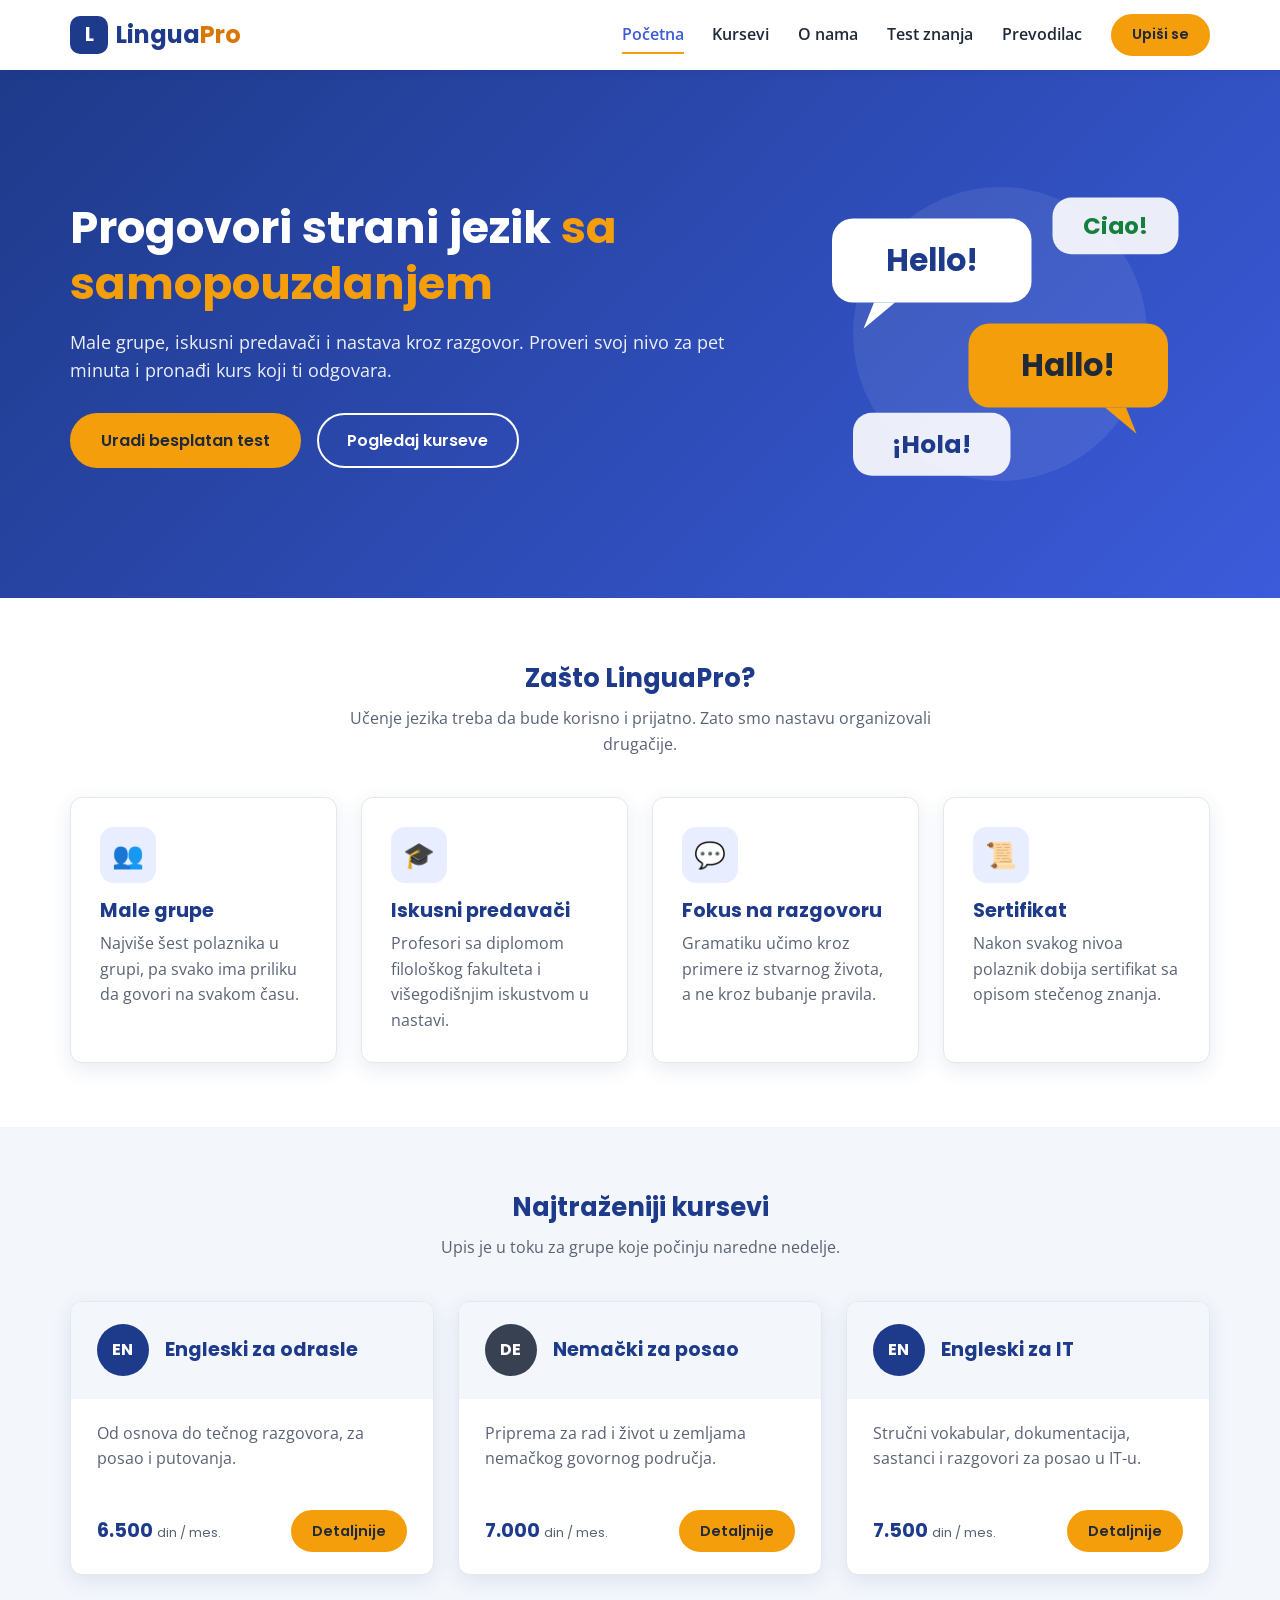
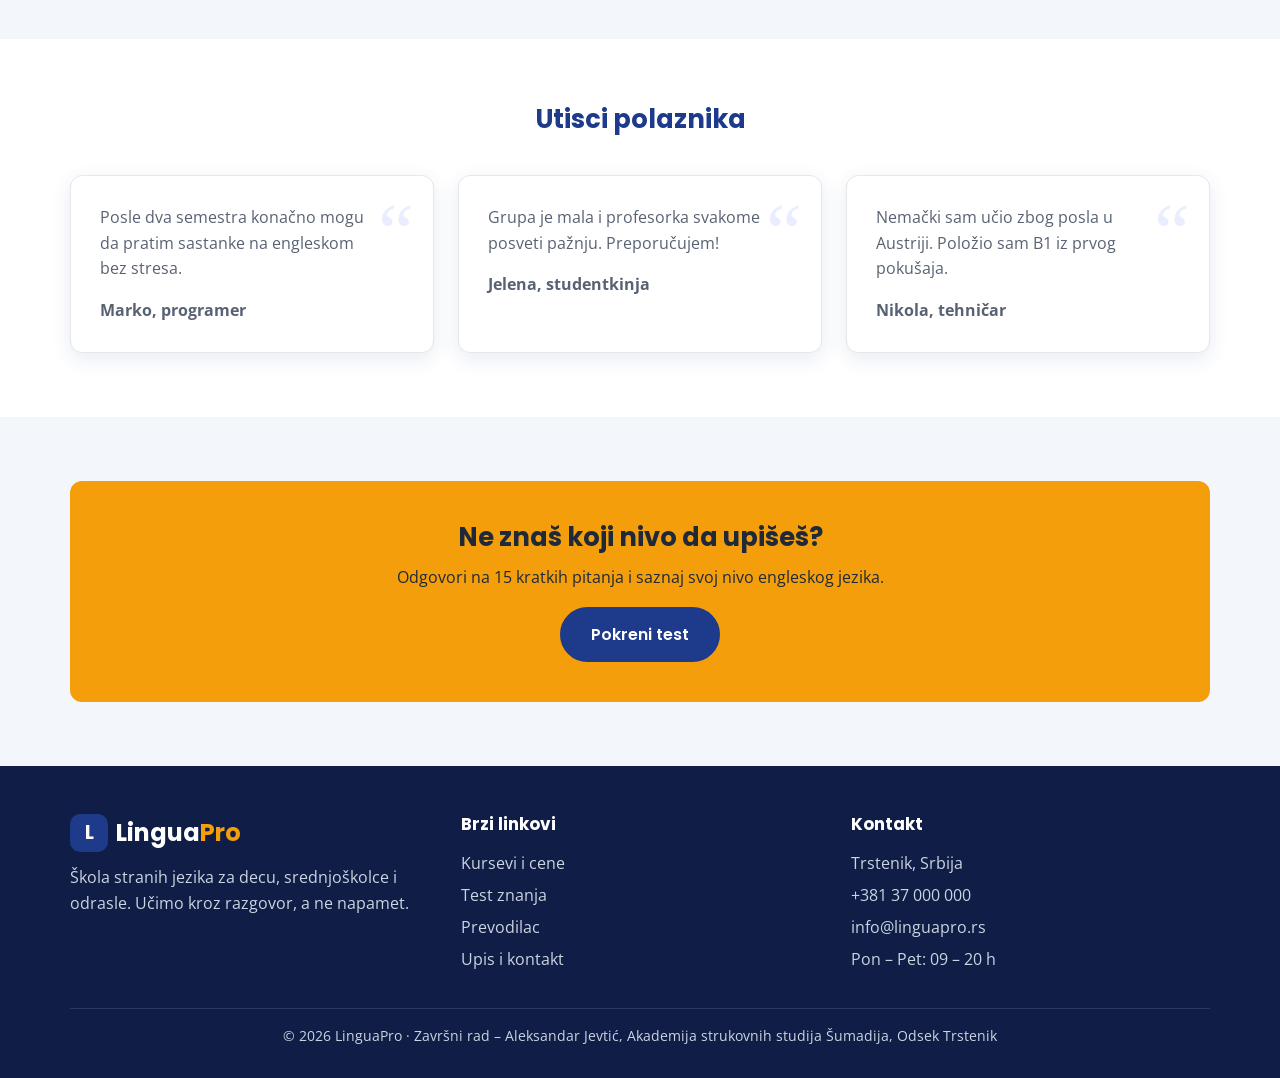
<file: index.html>
<!DOCTYPE html>
<html lang="sr-Latn">
<head>
  <meta charset="UTF-8">
  <meta name="viewport" content="width=device-width, initial-scale=1.0">
  <meta name="description" content="LinguaPro – škola engleskog, nemačkog, italijanskog i španskog jezika. Besplatan test nivoa znanja i online upis.">
  <meta name="author" content="Aleksandar Jevtić">
  <title>LinguaPro – Škola stranih jezika | Trstenik</title>
  <link rel="icon" href="img/favicon.svg" type="image/svg+xml">
  <link rel="preconnect" href="https://fonts.googleapis.com">
  <link rel="preconnect" href="https://fonts.gstatic.com" crossorigin>
  <link href="https://fonts.googleapis.com/css2?family=Open+Sans:wght@400;600&family=Poppins:wght@600;700&display=swap" rel="stylesheet">
  <link rel="stylesheet" href="css/style.css">
  <link rel="stylesheet" href="css/responsive.css">
</head>
<body>

  <!-- ZAGLAVLJE -->
  <header class="zaglavlje">
    <div class="kontejner zaglavlje__unutra">
      <a href="index.html" class="logo">
        <span class="logo__znak" aria-hidden="true">L</span><span class="logo__tekst">Lingua<span>Pro</span></span>
      </a>

      <button class="meni-dugme" type="button" aria-label="Otvori meni"
              aria-expanded="false" aria-controls="glavni-meni">
        <span></span><span></span><span></span>
      </button>

      <nav id="glavni-meni" class="navigacija" aria-label="Glavna navigacija">
        <ul>
        <li><a href="index.html" class="aktivno" aria-current="page">Početna</a></li>
        <li><a href="kursevi.html">Kursevi</a></li>
        <li><a href="o-nama.html">O nama</a></li>
        <li><a href="test.html">Test znanja</a></li>
        <li><a href="prevodilac.html">Prevodilac</a></li>
        <li><a href="kontakt.html" class="dugme dugme--malo">Upiši se</a></li>
        </ul>
      </nav>
    </div>
  </header>

  <main>

    <!-- HERO SEKCIJA -->
    <section class="hero">
      <div class="kontejner hero__unutra">
        <div class="hero__tekst">
          <h1>Progovori strani jezik <span>sa samopouzdanjem</span></h1>
          <p>Male grupe, iskusni predavači i nastava kroz razgovor. Proveri svoj nivo za pet minuta i pronađi kurs koji ti odgovara.</p>
          <div class="hero__dugmad">
            <a href="test.html" class="dugme">Uradi besplatan test</a>
            <a href="kursevi.html" class="dugme dugme--obrubljeno">Pogledaj kurseve</a>
          </div>
        </div>
        <svg class="hero__ilustracija" viewBox="0 0 400 320" role="img" aria-label="Ilustracija: oblačići razgovora na različitim jezicima">
          <circle cx="200" cy="160" r="140" fill="rgba(255,255,255,0.08)"/>
          <rect x="40" y="50" width="190" height="80" rx="20" fill="#ffffff"/>
          <polygon points="80,130 100,130 70,155" fill="#ffffff"/>
          <text x="135" y="100" text-anchor="middle" font-family="Poppins, Arial" font-size="30" font-weight="700" fill="#1e3a8a">Hello!</text>
          <rect x="170" y="150" width="190" height="80" rx="20" fill="#f59e0b"/>
          <polygon points="320,230 300,230 330,255" fill="#f59e0b"/>
          <text x="265" y="200" text-anchor="middle" font-family="Poppins, Arial" font-size="30" font-weight="700" fill="#1f2937">Hallo!</text>
          <rect x="60" y="235" width="150" height="60" rx="18" fill="#ffffff" opacity="0.9"/>
          <text x="135" y="273" text-anchor="middle" font-family="Poppins, Arial" font-size="24" font-weight="700" fill="#1e3a8a">¡Hola!</text>
          <rect x="250" y="30" width="120" height="54" rx="18" fill="#ffffff" opacity="0.9"/>
          <text x="310" y="65" text-anchor="middle" font-family="Poppins, Arial" font-size="22" font-weight="700" fill="#15803d">Ciao!</text>
        </svg>
      </div>
    </section>

    <!-- PREDNOSTI -->
    <section class="sekcija">
      <div class="kontejner">
        <div class="sekcija__naslov">
          <h2>Zašto LinguaPro?</h2>
          <p>Učenje jezika treba da bude korisno i prijatno. Zato smo nastavu organizovali drugačije.</p>
        </div>
        <div class="mreza mreza--4">
          <article class="kartica">
            <div class="kartica__ikonica" aria-hidden="true">&#128101;</div>
            <h3>Male grupe</h3>
            <p>Najviše šest polaznika u grupi, pa svako ima priliku da govori na svakom času.</p>
          </article>
          <article class="kartica">
            <div class="kartica__ikonica" aria-hidden="true">&#127891;</div>
            <h3>Iskusni predavači</h3>
            <p>Profesori sa diplomom filološkog fakulteta i višegodišnjim iskustvom u nastavi.</p>
          </article>
          <article class="kartica">
            <div class="kartica__ikonica" aria-hidden="true">&#128172;</div>
            <h3>Fokus na razgovoru</h3>
            <p>Gramatiku učimo kroz primere iz stvarnog života, a ne kroz bubanje pravila.</p>
          </article>
          <article class="kartica">
            <div class="kartica__ikonica" aria-hidden="true">&#128220;</div>
            <h3>Sertifikat</h3>
            <p>Nakon svakog nivoa polaznik dobija sertifikat sa opisom stečenog znanja.</p>
          </article>
        </div>
      </div>
    </section>

    <!-- ISTAKNUTI KURSEVI -->
    <section class="sekcija sekcija--siva">
      <div class="kontejner">
        <div class="sekcija__naslov">
          <h2>Najtraženiji kursevi</h2>
          <p>Upis je u toku za grupe koje počinju naredne nedelje.</p>
        </div>
        <div class="mreza mreza--3">
          <article class="kartica kurs">
            <div class="kurs__zaglavlje"><span class="kurs__oznaka oznaka--en">EN</span><h3>Engleski za odrasle</h3></div>
            <div class="kurs__telo"><p>Od osnova do tečnog razgovora, za posao i putovanja.</p></div>
            <div class="kurs__podnozje"><span class="kurs__cena">6.500 <small>din / mes.</small></span><a href="kursevi.html" class="dugme dugme--malo">Detaljnije</a></div>
          </article>
          <article class="kartica kurs">
            <div class="kurs__zaglavlje"><span class="kurs__oznaka oznaka--de">DE</span><h3>Nemački za posao</h3></div>
            <div class="kurs__telo"><p>Priprema za rad i život u zemljama nemačkog govornog područja.</p></div>
            <div class="kurs__podnozje"><span class="kurs__cena">7.000 <small>din / mes.</small></span><a href="kursevi.html" class="dugme dugme--malo">Detaljnije</a></div>
          </article>
          <article class="kartica kurs">
            <div class="kurs__zaglavlje"><span class="kurs__oznaka oznaka--en">EN</span><h3>Engleski za IT</h3></div>
            <div class="kurs__telo"><p>Stručni vokabular, dokumentacija, sastanci i razgovori za posao u IT-u.</p></div>
            <div class="kurs__podnozje"><span class="kurs__cena">7.500 <small>din / mes.</small></span><a href="kursevi.html" class="dugme dugme--malo">Detaljnije</a></div>
          </article>
        </div>
      </div>
    </section>

    <!-- UTISCI POLAZNIKA -->
    <section class="sekcija">
      <div class="kontejner">
        <div class="sekcija__naslov">
          <h2>Utisci polaznika</h2>
        </div>
        <div class="mreza mreza--3">
          <blockquote class="kartica utisak">
            <p>Posle dva semestra konačno mogu da pratim sastanke na engleskom bez stresa.</p>
            <p class="utisak__autor">Marko, programer</p>
          </blockquote>
          <blockquote class="kartica utisak">
            <p>Grupa je mala i profesorka svakome posveti pažnju. Preporučujem!</p>
            <p class="utisak__autor">Jelena, studentkinja</p>
          </blockquote>
          <blockquote class="kartica utisak">
            <p>Nemački sam učio zbog posla u Austriji. Položio sam B1 iz prvog pokušaja.</p>
            <p class="utisak__autor">Nikola, tehničar</p>
          </blockquote>
        </div>
      </div>
    </section>

    <!-- POZIV NA AKCIJU -->
    <section class="sekcija sekcija--siva">
      <div class="kontejner">
        <div class="poziv">
          <h2>Ne znaš koji nivo da upišeš?</h2>
          <p>Odgovori na 15 kratkih pitanja i saznaj svoj nivo engleskog jezika.</p>
          <a href="test.html" class="dugme">Pokreni test</a>
        </div>
      </div>
    </section>
  </main>

  <!-- PODNOŽJE -->
  <footer class="podnozje">
    <div class="kontejner">
      <div class="podnozje__mreza">
        <div>
          <a href="index.html" class="logo"><span class="logo__znak" aria-hidden="true">L</span><span class="logo__tekst">Lingua<span>Pro</span></span></a>
          <p>Škola stranih jezika za decu, srednjoškolce i odrasle. Učimo kroz razgovor, a ne napamet.</p>
        </div>
        <div>
          <h2 class="podnozje__naslov">Brzi linkovi</h2>
          <ul>
            <li><a href="kursevi.html">Kursevi i cene</a></li>
            <li><a href="test.html">Test znanja</a></li>
            <li><a href="prevodilac.html">Prevodilac</a></li>
            <li><a href="kontakt.html">Upis i kontakt</a></li>
          </ul>
        </div>
        <div>
          <h2 class="podnozje__naslov">Kontakt</h2>
          <address>
            <ul>
              <li>Trstenik, Srbija</li>
              <li><a href="tel:+38137000000">+381 37 000 000</a></li>
              <li><a href="mailto:info@linguapro.rs">info@linguapro.rs</a></li>
              <li>Pon – Pet: 09 – 20 h</li>
            </ul>
          </address>
        </div>
      </div>
      <div class="podnozje__dno">
        <p>&copy; 2026 LinguaPro &middot; Završni rad – Aleksandar Jevtić, Akademija strukovnih studija Šumadija, Odsek Trstenik</p>
      </div>
    </div>
  </footer>

  <script src="js/meni.js"></script>
</body>
</html>
</file>
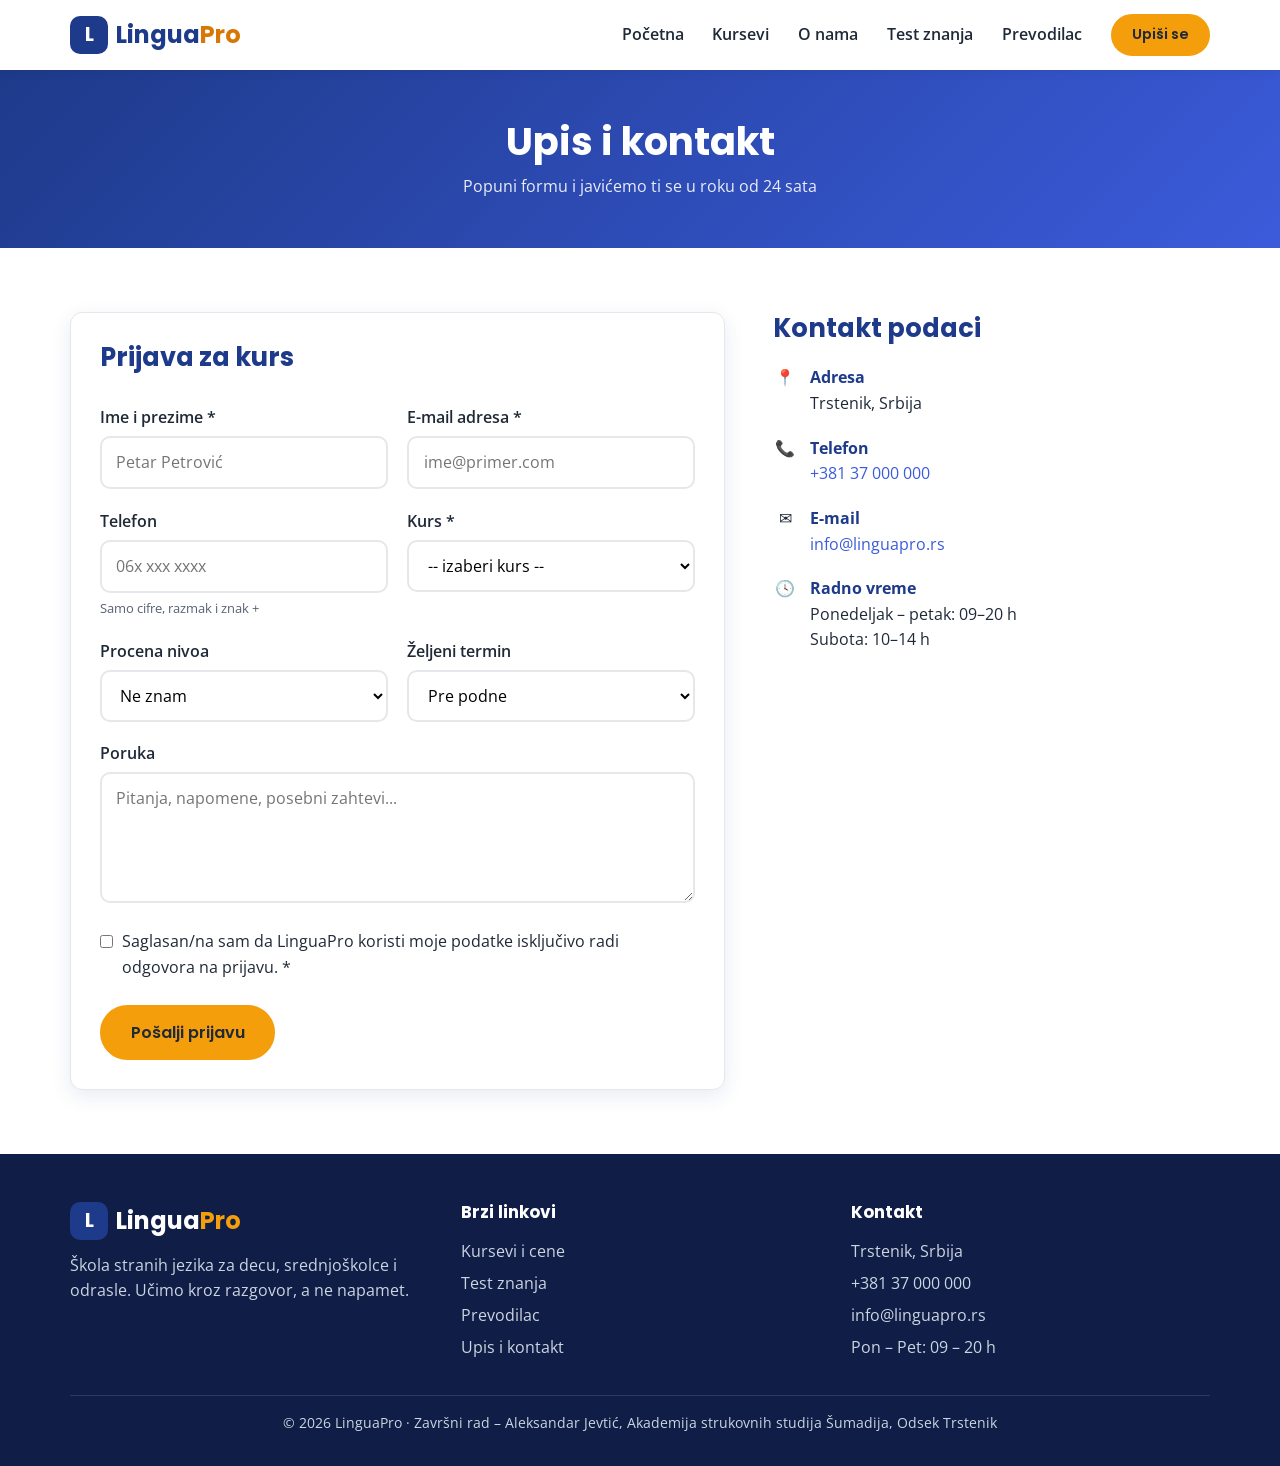
<file: kontakt.html>
<!DOCTYPE html>
<html lang="sr-Latn">
<head>
  <meta charset="UTF-8">
  <meta name="viewport" content="width=device-width, initial-scale=1.0">
  <meta name="description" content="Prijavite se na kurs stranog jezika ili nam pošaljite pitanje.">
  <meta name="author" content="Aleksandar Jevtić">
  <title>Upis i kontakt | LinguaPro</title>
  <link rel="icon" href="img/favicon.svg" type="image/svg+xml">
  <link rel="preconnect" href="https://fonts.googleapis.com">
  <link rel="preconnect" href="https://fonts.gstatic.com" crossorigin>
  <link href="https://fonts.googleapis.com/css2?family=Open+Sans:wght@400;600&family=Poppins:wght@600;700&display=swap" rel="stylesheet">
  <link rel="stylesheet" href="css/style.css">
  <link rel="stylesheet" href="css/responsive.css">
</head>
<body>

  <!-- ZAGLAVLJE -->
  <header class="zaglavlje">
    <div class="kontejner zaglavlje__unutra">
      <a href="index.html" class="logo">
        <span class="logo__znak" aria-hidden="true">L</span><span class="logo__tekst">Lingua<span>Pro</span></span>
      </a>

      <button class="meni-dugme" type="button" aria-label="Otvori meni"
              aria-expanded="false" aria-controls="glavni-meni">
        <span></span><span></span><span></span>
      </button>

      <nav id="glavni-meni" class="navigacija" aria-label="Glavna navigacija">
        <ul>
        <li><a href="index.html">Početna</a></li>
        <li><a href="kursevi.html">Kursevi</a></li>
        <li><a href="o-nama.html">O nama</a></li>
        <li><a href="test.html">Test znanja</a></li>
        <li><a href="prevodilac.html">Prevodilac</a></li>
        <li><a href="kontakt.html" class="dugme dugme--malo aktivno">Upiši se</a></li>
        </ul>
      </nav>
    </div>
  </header>

  <main>

    <section class="podnaslov-stranice">
      <div class="kontejner">
        <h1>Upis i kontakt</h1>
        <p>Popuni formu i javićemo ti se u roku od 24 sata</p>
      </div>
    </section>

    <section class="sekcija">
      <div class="kontejner dve-kolone dve-kolone--kontakt">

        <!-- Forma za upis -->
        <form class="kartica forma" id="forma-upis"
              action="https://formsubmit.co/ajevtic002@gmail.com" method="POST">
          <h2>Prijava za kurs</h2>

          <!-- Skrivena polja za servis FormSubmit -->
          <input type="hidden" name="_subject" value="Nova prijava sa sajta LinguaPro">
          <input type="hidden" name="_template" value="table">
          <input type="text" name="_honey" class="skriveno" tabindex="-1" autocomplete="off">

          <div class="forma__red">
            <div class="polje">
              <label for="ime">Ime i prezime *</label>
              <input type="text" id="ime" name="ime" placeholder="Petar Petrović" minlength="3" required>
            </div>
            <div class="polje">
              <label for="email">E-mail adresa *</label>
              <input type="email" id="email" name="email" placeholder="ime@primer.com" required>
            </div>
          </div>

          <div class="forma__red">
            <div class="polje">
              <label for="telefon">Telefon</label>
              <input type="tel" id="telefon" name="telefon" placeholder="06x xxx xxxx" pattern="[0-9 +]{6,20}">
              <small>Samo cifre, razmak i znak +</small>
            </div>
            <div class="polje">
              <label for="kurs">Kurs *</label>
              <select id="kurs" name="kurs" required>
                <option value="">-- izaberi kurs --</option>
                <option>Engleski jezik</option>
                <option>Engleski za IT</option>
                <option>Nemački jezik</option>
                <option>Italijanski jezik</option>
                <option>Španski jezik</option>
                <option>Engleski za decu</option>
              </select>
            </div>
          </div>

          <div class="forma__red">
            <div class="polje">
              <label for="nivo">Procena nivoa</label>
              <select id="nivo" name="nivo">
                <option>Ne znam</option>
                <option>A1</option>
                <option>A2</option>
                <option>B1</option>
                <option>B2</option>
                <option>C1</option>
              </select>
            </div>
            <div class="polje">
              <label for="termin">Željeni termin</label>
              <select id="termin" name="termin">
                <option>Pre podne</option>
                <option>Popodne</option>
                <option>Uveče</option>
                <option>Vikendom</option>
              </select>
            </div>
          </div>

          <div class="polje">
            <label for="poruka">Poruka</label>
            <textarea id="poruka" name="poruka" rows="4" placeholder="Pitanja, napomene, posebni zahtevi..."></textarea>
          </div>

          <div class="polje polje--saglasnost">
            <input type="checkbox" id="saglasnost" name="saglasnost" value="Da" required>
            <label for="saglasnost">Saglasan/na sam da LinguaPro koristi moje podatke isključivo radi odgovora na prijavu. *</label>
          </div>

          <div id="poruka-forme" class="poruka skriveno" role="status"></div>

          <div><button type="submit" class="dugme" id="dugme-posalji">Pošalji prijavu</button></div>
        </form>

        <!-- Kontakt podaci -->
        <aside>
          <h2>Kontakt podaci</h2>
          <address>
            <ul class="kontakt-info">
              <li><span aria-hidden="true">&#128205;</span><div><strong>Adresa</strong>Trstenik, Srbija</div></li>
              <li><span aria-hidden="true">&#128222;</span><div><strong>Telefon</strong><a href="tel:+38137000000">+381 37 000 000</a></div></li>
              <li><span aria-hidden="true">&#9993;</span><div><strong>E-mail</strong><a href="mailto:info@linguapro.rs">info@linguapro.rs</a></div></li>
              <li><span aria-hidden="true">&#128339;</span><div><strong>Radno vreme</strong>Ponedeljak – petak: 09–20 h<br>Subota: 10–14 h</div></li>
            </ul>
          </address>
          <iframe class="mapa" title="Mapa lokacije škole"
                  src="https://maps.google.com/maps?q=Trstenik,%20Srbija&amp;z=14&amp;output=embed"
                  loading="lazy"></iframe>
        </aside>

      </div>
    </section>
  </main>

  <!-- PODNOŽJE -->
  <footer class="podnozje">
    <div class="kontejner">
      <div class="podnozje__mreza">
        <div>
          <a href="index.html" class="logo"><span class="logo__znak" aria-hidden="true">L</span><span class="logo__tekst">Lingua<span>Pro</span></span></a>
          <p>Škola stranih jezika za decu, srednjoškolce i odrasle. Učimo kroz razgovor, a ne napamet.</p>
        </div>
        <div>
          <h2 class="podnozje__naslov">Brzi linkovi</h2>
          <ul>
            <li><a href="kursevi.html">Kursevi i cene</a></li>
            <li><a href="test.html">Test znanja</a></li>
            <li><a href="prevodilac.html">Prevodilac</a></li>
            <li><a href="kontakt.html">Upis i kontakt</a></li>
          </ul>
        </div>
        <div>
          <h2 class="podnozje__naslov">Kontakt</h2>
          <address>
            <ul>
              <li>Trstenik, Srbija</li>
              <li><a href="tel:+38137000000">+381 37 000 000</a></li>
              <li><a href="mailto:info@linguapro.rs">info@linguapro.rs</a></li>
              <li>Pon – Pet: 09 – 20 h</li>
            </ul>
          </address>
        </div>
      </div>
      <div class="podnozje__dno">
        <p>&copy; 2026 LinguaPro &middot; Završni rad – Aleksandar Jevtić, Akademija strukovnih studija Šumadija, Odsek Trstenik</p>
      </div>
    </div>
  </footer>

  <script src="js/meni.js"></script>
  <script src="js/forma.js"></script>
</body>
</html>
</file>
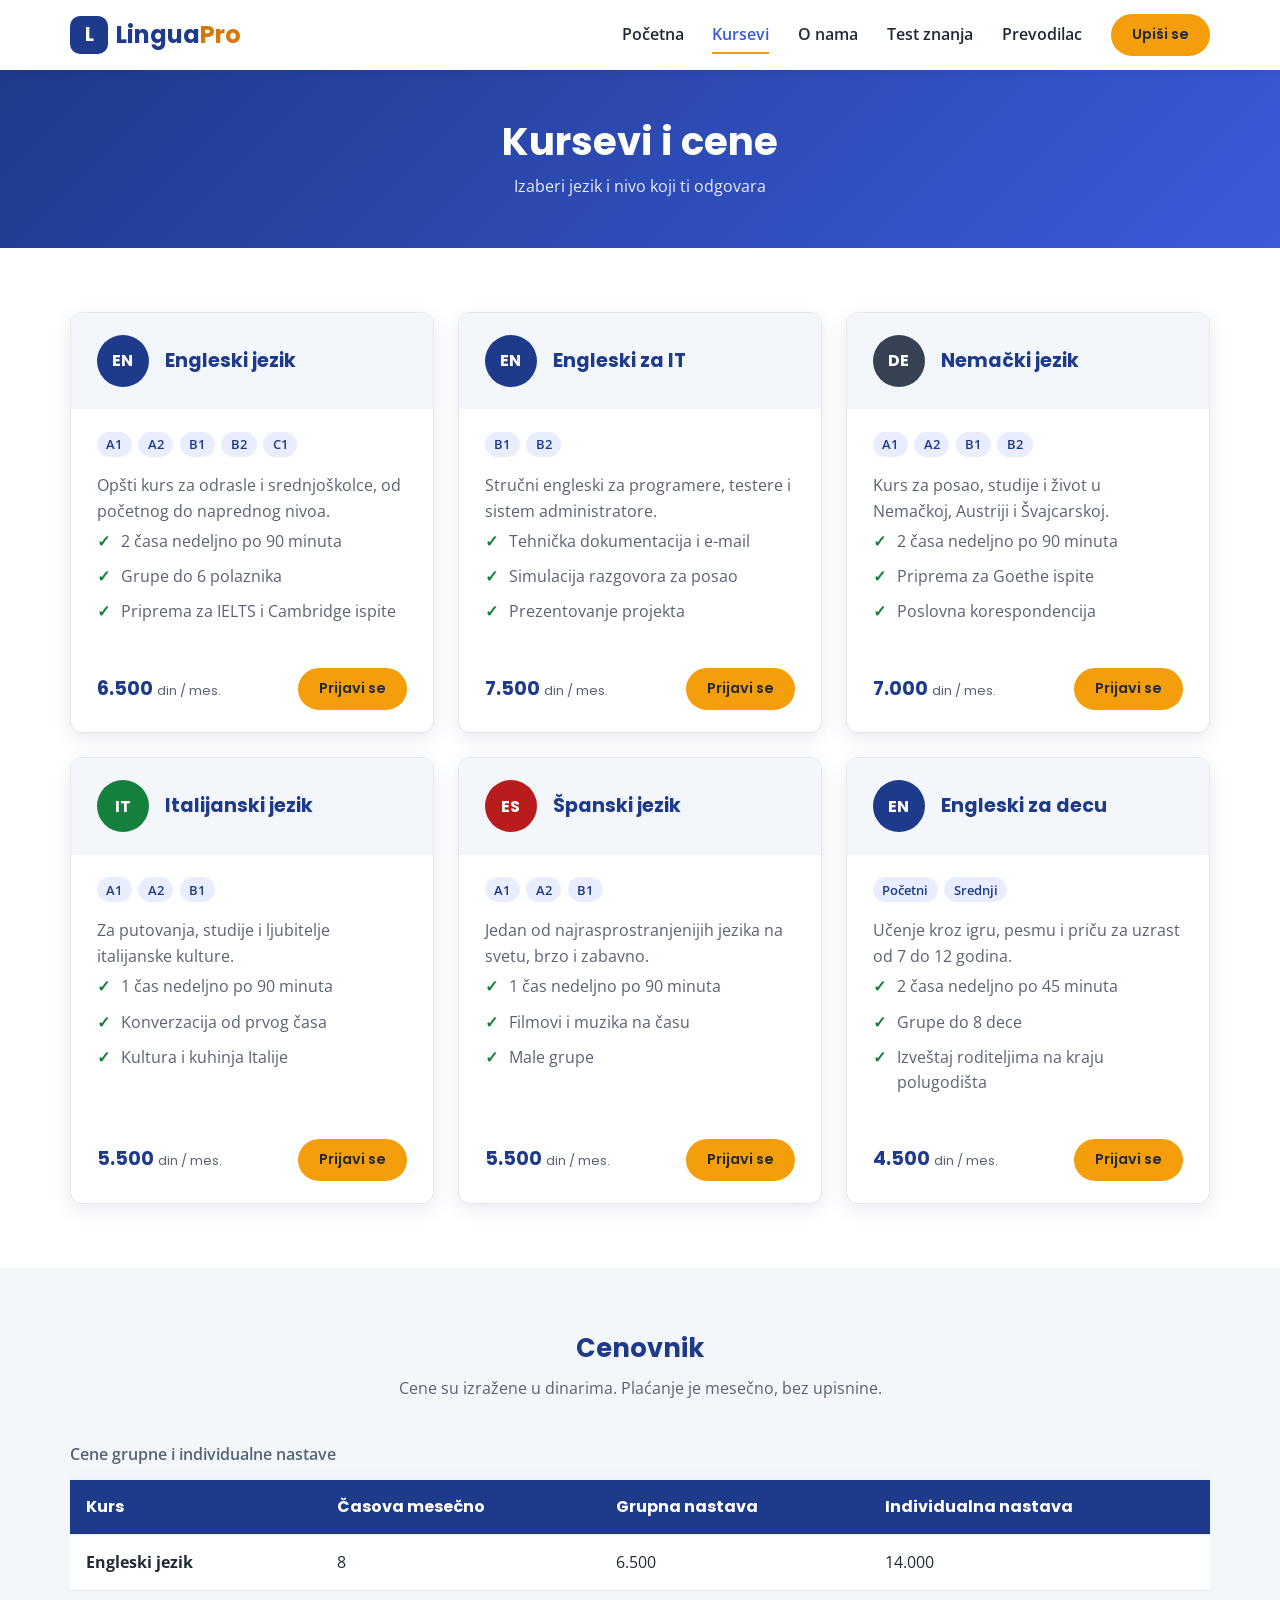
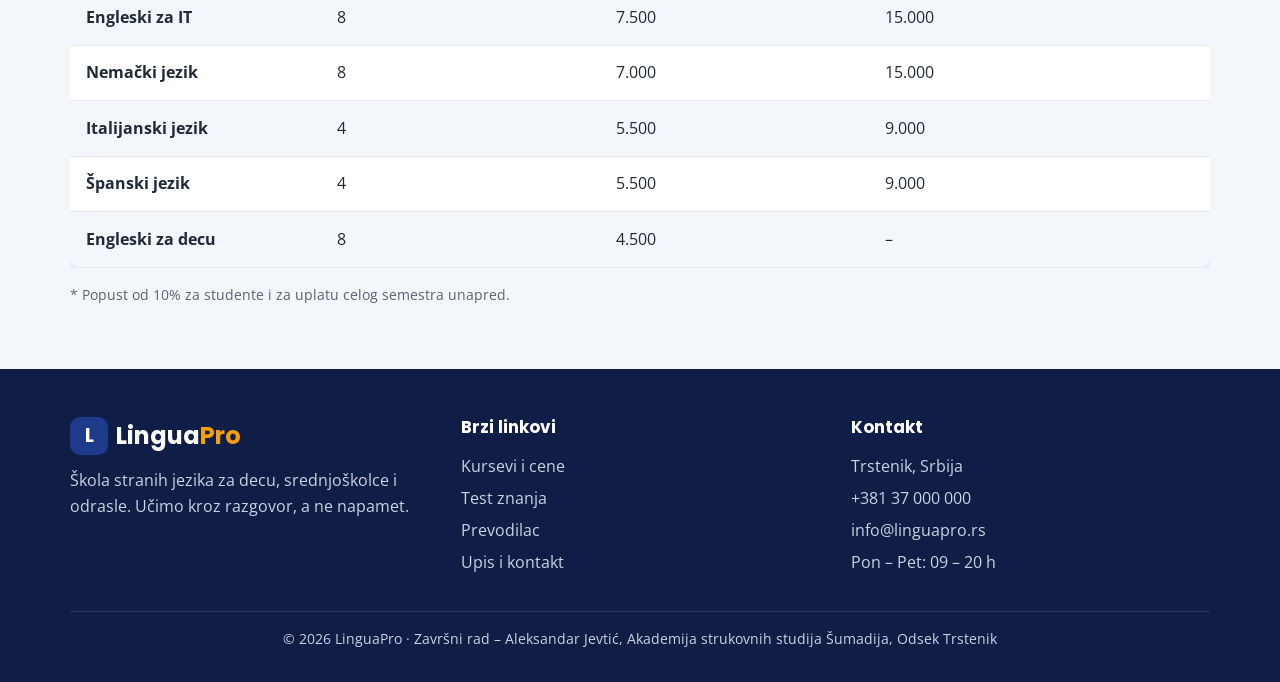
<file: kursevi.html>
<!DOCTYPE html>
<html lang="sr-Latn">
<head>
  <meta charset="UTF-8">
  <meta name="viewport" content="width=device-width, initial-scale=1.0">
  <meta name="description" content="Kursevi engleskog, nemačkog, italijanskog i španskog jezika po nivoima A1–C1, sa cenovnikom.">
  <meta name="author" content="Aleksandar Jevtić">
  <title>Kursevi i cene | LinguaPro</title>
  <link rel="icon" href="img/favicon.svg" type="image/svg+xml">
  <link rel="preconnect" href="https://fonts.googleapis.com">
  <link rel="preconnect" href="https://fonts.gstatic.com" crossorigin>
  <link href="https://fonts.googleapis.com/css2?family=Open+Sans:wght@400;600&family=Poppins:wght@600;700&display=swap" rel="stylesheet">
  <link rel="stylesheet" href="css/style.css">
  <link rel="stylesheet" href="css/responsive.css">
</head>
<body>

  <!-- ZAGLAVLJE -->
  <header class="zaglavlje">
    <div class="kontejner zaglavlje__unutra">
      <a href="index.html" class="logo">
        <span class="logo__znak" aria-hidden="true">L</span><span class="logo__tekst">Lingua<span>Pro</span></span>
      </a>

      <button class="meni-dugme" type="button" aria-label="Otvori meni"
              aria-expanded="false" aria-controls="glavni-meni">
        <span></span><span></span><span></span>
      </button>

      <nav id="glavni-meni" class="navigacija" aria-label="Glavna navigacija">
        <ul>
        <li><a href="index.html">Početna</a></li>
        <li><a href="kursevi.html" class="aktivno" aria-current="page">Kursevi</a></li>
        <li><a href="o-nama.html">O nama</a></li>
        <li><a href="test.html">Test znanja</a></li>
        <li><a href="prevodilac.html">Prevodilac</a></li>
        <li><a href="kontakt.html" class="dugme dugme--malo">Upiši se</a></li>
        </ul>
      </nav>
    </div>
  </header>

  <main>

    <section class="podnaslov-stranice">
      <div class="kontejner">
        <h1>Kursevi i cene</h1>
        <p>Izaberi jezik i nivo koji ti odgovara</p>
      </div>
    </section>

    <section class="sekcija">
      <div class="kontejner">
        <h2 class="samo-citac">Ponuda kurseva</h2>
        <div class="mreza mreza--3">
          <article class="kartica kurs">
            <div class="kurs__zaglavlje"><span class="kurs__oznaka oznaka--en">EN</span><h3>Engleski jezik</h3></div>
            <div class="kurs__telo">
              <div class="nivoi"><span class="nivo">A1</span><span class="nivo">A2</span><span class="nivo">B1</span><span class="nivo">B2</span><span class="nivo">C1</span></div>
              <p>Opšti kurs za odrasle i srednjoškolce, od početnog do naprednog nivoa.</p>
              <ul>
                <li>2 časa nedeljno po 90 minuta</li>
                <li>Grupe do 6 polaznika</li>
                <li>Priprema za IELTS i Cambridge ispite</li>
              </ul>
            </div>
            <div class="kurs__podnozje"><span class="kurs__cena">6.500 <small>din / mes.</small></span><a href="kontakt.html" class="dugme dugme--malo">Prijavi se</a></div>
          </article>
          <article class="kartica kurs">
            <div class="kurs__zaglavlje"><span class="kurs__oznaka oznaka--en">EN</span><h3>Engleski za IT</h3></div>
            <div class="kurs__telo">
              <div class="nivoi"><span class="nivo">B1</span><span class="nivo">B2</span></div>
              <p>Stručni engleski za programere, testere i sistem administratore.</p>
              <ul>
                <li>Tehnička dokumentacija i e-mail</li>
                <li>Simulacija razgovora za posao</li>
                <li>Prezentovanje projekta</li>
              </ul>
            </div>
            <div class="kurs__podnozje"><span class="kurs__cena">7.500 <small>din / mes.</small></span><a href="kontakt.html" class="dugme dugme--malo">Prijavi se</a></div>
          </article>
          <article class="kartica kurs">
            <div class="kurs__zaglavlje"><span class="kurs__oznaka oznaka--de">DE</span><h3>Nemački jezik</h3></div>
            <div class="kurs__telo">
              <div class="nivoi"><span class="nivo">A1</span><span class="nivo">A2</span><span class="nivo">B1</span><span class="nivo">B2</span></div>
              <p>Kurs za posao, studije i život u Nemačkoj, Austriji i Švajcarskoj.</p>
              <ul>
                <li>2 časa nedeljno po 90 minuta</li>
                <li>Priprema za Goethe ispite</li>
                <li>Poslovna korespondencija</li>
              </ul>
            </div>
            <div class="kurs__podnozje"><span class="kurs__cena">7.000 <small>din / mes.</small></span><a href="kontakt.html" class="dugme dugme--malo">Prijavi se</a></div>
          </article>
          <article class="kartica kurs">
            <div class="kurs__zaglavlje"><span class="kurs__oznaka oznaka--it">IT</span><h3>Italijanski jezik</h3></div>
            <div class="kurs__telo">
              <div class="nivoi"><span class="nivo">A1</span><span class="nivo">A2</span><span class="nivo">B1</span></div>
              <p>Za putovanja, studije i ljubitelje italijanske kulture.</p>
              <ul>
                <li>1 čas nedeljno po 90 minuta</li>
                <li>Konverzacija od prvog časa</li>
                <li>Kultura i kuhinja Italije</li>
              </ul>
            </div>
            <div class="kurs__podnozje"><span class="kurs__cena">5.500 <small>din / mes.</small></span><a href="kontakt.html" class="dugme dugme--malo">Prijavi se</a></div>
          </article>
          <article class="kartica kurs">
            <div class="kurs__zaglavlje"><span class="kurs__oznaka oznaka--es">ES</span><h3>Španski jezik</h3></div>
            <div class="kurs__telo">
              <div class="nivoi"><span class="nivo">A1</span><span class="nivo">A2</span><span class="nivo">B1</span></div>
              <p>Jedan od najrasprostranjenijih jezika na svetu, brzo i zabavno.</p>
              <ul>
                <li>1 čas nedeljno po 90 minuta</li>
                <li>Filmovi i muzika na času</li>
                <li>Male grupe</li>
              </ul>
            </div>
            <div class="kurs__podnozje"><span class="kurs__cena">5.500 <small>din / mes.</small></span><a href="kontakt.html" class="dugme dugme--malo">Prijavi se</a></div>
          </article>
          <article class="kartica kurs">
            <div class="kurs__zaglavlje"><span class="kurs__oznaka oznaka--en">EN</span><h3>Engleski za decu</h3></div>
            <div class="kurs__telo">
              <div class="nivoi"><span class="nivo">Početni</span><span class="nivo">Srednji</span></div>
              <p>Učenje kroz igru, pesmu i priču za uzrast od 7 do 12 godina.</p>
              <ul>
                <li>2 časa nedeljno po 45 minuta</li>
                <li>Grupe do 8 dece</li>
                <li>Izveštaj roditeljima na kraju polugodišta</li>
              </ul>
            </div>
            <div class="kurs__podnozje"><span class="kurs__cena">4.500 <small>din / mes.</small></span><a href="kontakt.html" class="dugme dugme--malo">Prijavi se</a></div>
          </article>
        </div>
      </div>
    </section>

    <section class="sekcija sekcija--siva">
      <div class="kontejner">
        <div class="sekcija__naslov">
          <h2>Cenovnik</h2>
          <p>Cene su izražene u dinarima. Plaćanje je mesečno, bez upisnine.</p>
        </div>
        <div class="omotac-tabele">
          <table class="tabela">
            <caption>Cene grupne i individualne nastave</caption>
            <thead>
              <tr>
                <th scope="col">Kurs</th>
                <th scope="col">Časova mesečno</th>
                <th scope="col">Grupna nastava</th>
                <th scope="col">Individualna nastava</th>
              </tr>
            </thead>
            <tbody>
              <tr><th scope="row">Engleski jezik</th><td>8</td><td>6.500</td><td>14.000</td></tr>
              <tr><th scope="row">Engleski za IT</th><td>8</td><td>7.500</td><td>15.000</td></tr>
              <tr><th scope="row">Nemački jezik</th><td>8</td><td>7.000</td><td>15.000</td></tr>
              <tr><th scope="row">Italijanski jezik</th><td>4</td><td>5.500</td><td>9.000</td></tr>
              <tr><th scope="row">Španski jezik</th><td>4</td><td>5.500</td><td>9.000</td></tr>
              <tr><th scope="row">Engleski za decu</th><td>8</td><td>4.500</td><td>–</td></tr>
            </tbody>
          </table>
        </div>
        <p class="napomena" style="margin-top:1rem">* Popust od 10% za studente i za uplatu celog semestra unapred.</p>
      </div>
    </section>
  </main>

  <!-- PODNOŽJE -->
  <footer class="podnozje">
    <div class="kontejner">
      <div class="podnozje__mreza">
        <div>
          <a href="index.html" class="logo"><span class="logo__znak" aria-hidden="true">L</span><span class="logo__tekst">Lingua<span>Pro</span></span></a>
          <p>Škola stranih jezika za decu, srednjoškolce i odrasle. Učimo kroz razgovor, a ne napamet.</p>
        </div>
        <div>
          <h2 class="podnozje__naslov">Brzi linkovi</h2>
          <ul>
            <li><a href="kursevi.html">Kursevi i cene</a></li>
            <li><a href="test.html">Test znanja</a></li>
            <li><a href="prevodilac.html">Prevodilac</a></li>
            <li><a href="kontakt.html">Upis i kontakt</a></li>
          </ul>
        </div>
        <div>
          <h2 class="podnozje__naslov">Kontakt</h2>
          <address>
            <ul>
              <li>Trstenik, Srbija</li>
              <li><a href="tel:+38137000000">+381 37 000 000</a></li>
              <li><a href="mailto:info@linguapro.rs">info@linguapro.rs</a></li>
              <li>Pon – Pet: 09 – 20 h</li>
            </ul>
          </address>
        </div>
      </div>
      <div class="podnozje__dno">
        <p>&copy; 2026 LinguaPro &middot; Završni rad – Aleksandar Jevtić, Akademija strukovnih studija Šumadija, Odsek Trstenik</p>
      </div>
    </div>
  </footer>

  <script src="js/meni.js"></script>
</body>
</html>
</file>
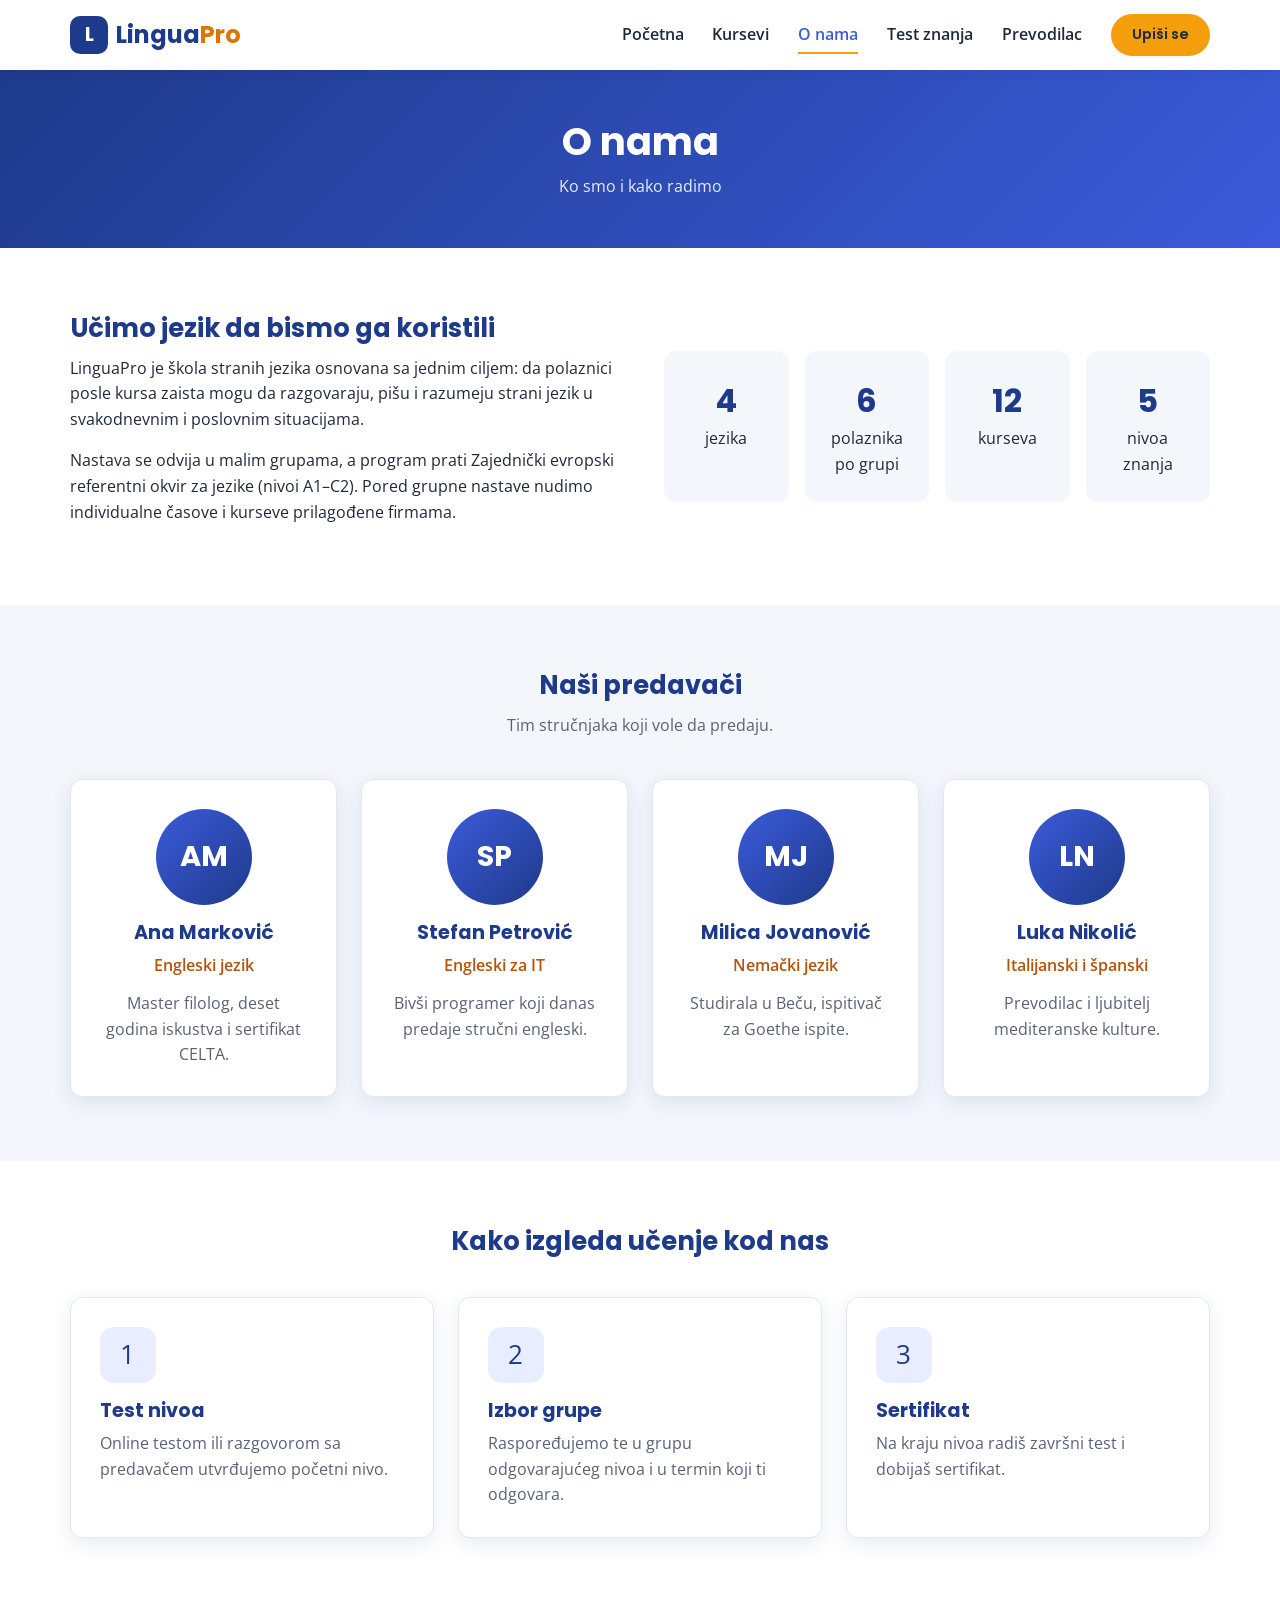
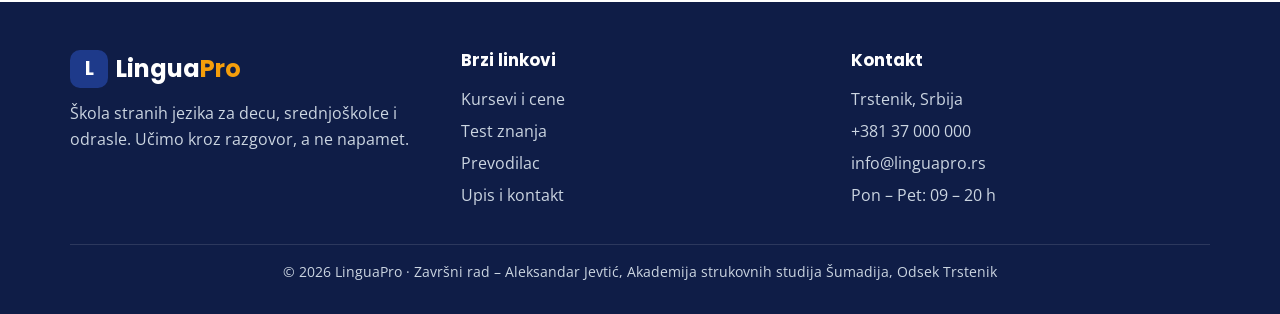
<file: o-nama.html>
<!DOCTYPE html>
<html lang="sr-Latn">
<head>
  <meta charset="UTF-8">
  <meta name="viewport" content="width=device-width, initial-scale=1.0">
  <meta name="description" content="Upoznajte školu stranih jezika LinguaPro i naše predavače.">
  <meta name="author" content="Aleksandar Jevtić">
  <title>O nama | LinguaPro</title>
  <link rel="icon" href="img/favicon.svg" type="image/svg+xml">
  <link rel="preconnect" href="https://fonts.googleapis.com">
  <link rel="preconnect" href="https://fonts.gstatic.com" crossorigin>
  <link href="https://fonts.googleapis.com/css2?family=Open+Sans:wght@400;600&family=Poppins:wght@600;700&display=swap" rel="stylesheet">
  <link rel="stylesheet" href="css/style.css">
  <link rel="stylesheet" href="css/responsive.css">
</head>
<body>

  <!-- ZAGLAVLJE -->
  <header class="zaglavlje">
    <div class="kontejner zaglavlje__unutra">
      <a href="index.html" class="logo">
        <span class="logo__znak" aria-hidden="true">L</span><span class="logo__tekst">Lingua<span>Pro</span></span>
      </a>

      <button class="meni-dugme" type="button" aria-label="Otvori meni"
              aria-expanded="false" aria-controls="glavni-meni">
        <span></span><span></span><span></span>
      </button>

      <nav id="glavni-meni" class="navigacija" aria-label="Glavna navigacija">
        <ul>
        <li><a href="index.html">Početna</a></li>
        <li><a href="kursevi.html">Kursevi</a></li>
        <li><a href="o-nama.html" class="aktivno" aria-current="page">O nama</a></li>
        <li><a href="test.html">Test znanja</a></li>
        <li><a href="prevodilac.html">Prevodilac</a></li>
        <li><a href="kontakt.html" class="dugme dugme--malo">Upiši se</a></li>
        </ul>
      </nav>
    </div>
  </header>

  <main>

    <section class="podnaslov-stranice">
      <div class="kontejner">
        <h1>O nama</h1>
        <p>Ko smo i kako radimo</p>
      </div>
    </section>

    <section class="sekcija">
      <div class="kontejner dve-kolone">
        <div>
          <h2>Učimo jezik da bismo ga koristili</h2>
          <p>LinguaPro je škola stranih jezika osnovana sa jednim ciljem: da polaznici posle kursa zaista mogu da razgovaraju, pišu i razumeju strani jezik u svakodnevnim i poslovnim situacijama.</p>
          <p>Nastava se odvija u malim grupama, a program prati Zajednički evropski referentni okvir za jezike (nivoi A1–C2). Pored grupne nastave nudimo individualne časove i kurseve prilagođene firmama.</p>
        </div>
        <div class="statistika">
          <div class="statistika__stavka"><span class="statistika__broj">4</span>jezika</div>
          <div class="statistika__stavka"><span class="statistika__broj">6</span>polaznika po grupi</div>
          <div class="statistika__stavka"><span class="statistika__broj">12</span>kurseva</div>
          <div class="statistika__stavka"><span class="statistika__broj">5</span>nivoa znanja</div>
        </div>
      </div>
    </section>

    <section class="sekcija sekcija--siva">
      <div class="kontejner">
        <div class="sekcija__naslov">
          <h2>Naši predavači</h2>
          <p>Tim stručnjaka koji vole da predaju.</p>
        </div>
        <div class="mreza mreza--4">
          <article class="kartica predavac">
            <div class="predavac__avatar" aria-hidden="true">AM</div>
            <h3>Ana Marković</h3>
            <span class="predavac__jezik">Engleski jezik</span>
            <p>Master filolog, deset godina iskustva i sertifikat CELTA.</p>
          </article>
          <article class="kartica predavac">
            <div class="predavac__avatar" aria-hidden="true">SP</div>
            <h3>Stefan Petrović</h3>
            <span class="predavac__jezik">Engleski za IT</span>
            <p>Bivši programer koji danas predaje stručni engleski.</p>
          </article>
          <article class="kartica predavac">
            <div class="predavac__avatar" aria-hidden="true">MJ</div>
            <h3>Milica Jovanović</h3>
            <span class="predavac__jezik">Nemački jezik</span>
            <p>Studirala u Beču, ispitivač za Goethe ispite.</p>
          </article>
          <article class="kartica predavac">
            <div class="predavac__avatar" aria-hidden="true">LN</div>
            <h3>Luka Nikolić</h3>
            <span class="predavac__jezik">Italijanski i španski</span>
            <p>Prevodilac i ljubitelj mediteranske kulture.</p>
          </article>
        </div>
      </div>
    </section>

    <section class="sekcija">
      <div class="kontejner">
        <div class="sekcija__naslov"><h2>Kako izgleda učenje kod nas</h2></div>
        <div class="mreza mreza--3">
          <article class="kartica"><div class="kartica__ikonica" aria-hidden="true">1</div><h3>Test nivoa</h3><p>Online testom ili razgovorom sa predavačem utvrđujemo početni nivo.</p></article>
          <article class="kartica"><div class="kartica__ikonica" aria-hidden="true">2</div><h3>Izbor grupe</h3><p>Raspoređujemo te u grupu odgovarajućeg nivoa i u termin koji ti odgovara.</p></article>
          <article class="kartica"><div class="kartica__ikonica" aria-hidden="true">3</div><h3>Sertifikat</h3><p>Na kraju nivoa radiš završni test i dobijaš sertifikat.</p></article>
        </div>
      </div>
    </section>
  </main>

  <!-- PODNOŽJE -->
  <footer class="podnozje">
    <div class="kontejner">
      <div class="podnozje__mreza">
        <div>
          <a href="index.html" class="logo"><span class="logo__znak" aria-hidden="true">L</span><span class="logo__tekst">Lingua<span>Pro</span></span></a>
          <p>Škola stranih jezika za decu, srednjoškolce i odrasle. Učimo kroz razgovor, a ne napamet.</p>
        </div>
        <div>
          <h2 class="podnozje__naslov">Brzi linkovi</h2>
          <ul>
            <li><a href="kursevi.html">Kursevi i cene</a></li>
            <li><a href="test.html">Test znanja</a></li>
            <li><a href="prevodilac.html">Prevodilac</a></li>
            <li><a href="kontakt.html">Upis i kontakt</a></li>
          </ul>
        </div>
        <div>
          <h2 class="podnozje__naslov">Kontakt</h2>
          <address>
            <ul>
              <li>Trstenik, Srbija</li>
              <li><a href="tel:+38137000000">+381 37 000 000</a></li>
              <li><a href="mailto:info@linguapro.rs">info@linguapro.rs</a></li>
              <li>Pon – Pet: 09 – 20 h</li>
            </ul>
          </address>
        </div>
      </div>
      <div class="podnozje__dno">
        <p>&copy; 2026 LinguaPro &middot; Završni rad – Aleksandar Jevtić, Akademija strukovnih studija Šumadija, Odsek Trstenik</p>
      </div>
    </div>
  </footer>

  <script src="js/meni.js"></script>
</body>
</html>
</file>
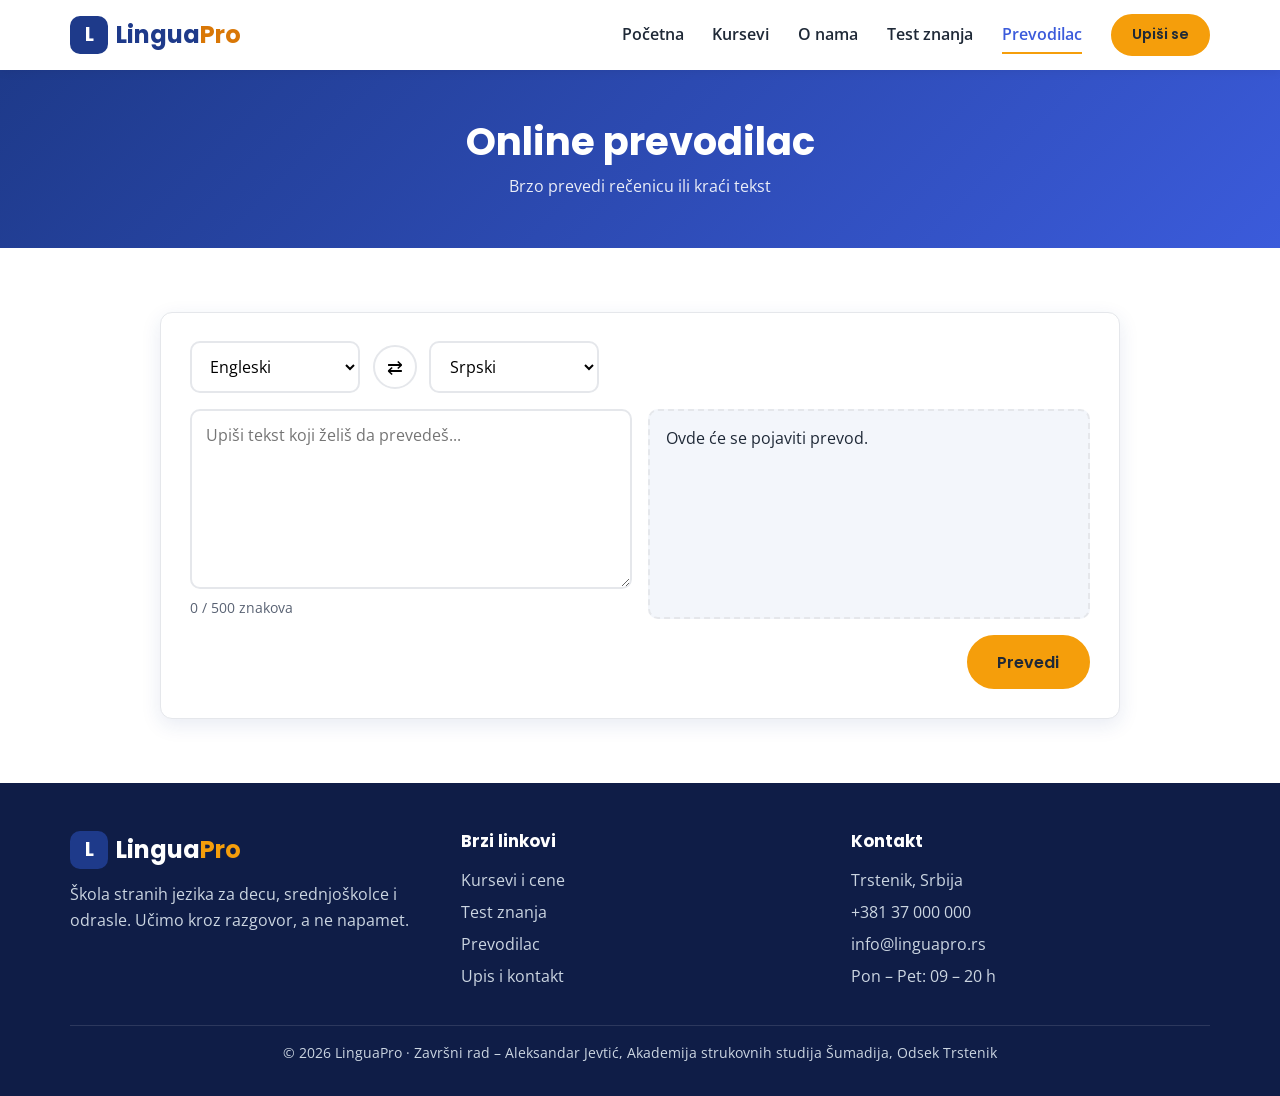
<file: prevodilac.html>
<!DOCTYPE html>
<html lang="sr-Latn">
<head>
  <meta charset="UTF-8">
  <meta name="viewport" content="width=device-width, initial-scale=1.0">
  <meta name="description" content="Besplatan online prevodilac za engleski, nemački, italijanski, španski, francuski i srpski jezik.">
  <meta name="author" content="Aleksandar Jevtić">
  <title>Online prevodilac | LinguaPro</title>
  <link rel="icon" href="img/favicon.svg" type="image/svg+xml">
  <link rel="preconnect" href="https://fonts.googleapis.com">
  <link rel="preconnect" href="https://fonts.gstatic.com" crossorigin>
  <link href="https://fonts.googleapis.com/css2?family=Open+Sans:wght@400;600&family=Poppins:wght@600;700&display=swap" rel="stylesheet">
  <link rel="stylesheet" href="css/style.css">
  <link rel="stylesheet" href="css/responsive.css">
</head>
<body>

  <!-- ZAGLAVLJE -->
  <header class="zaglavlje">
    <div class="kontejner zaglavlje__unutra">
      <a href="index.html" class="logo">
        <span class="logo__znak" aria-hidden="true">L</span><span class="logo__tekst">Lingua<span>Pro</span></span>
      </a>

      <button class="meni-dugme" type="button" aria-label="Otvori meni"
              aria-expanded="false" aria-controls="glavni-meni">
        <span></span><span></span><span></span>
      </button>

      <nav id="glavni-meni" class="navigacija" aria-label="Glavna navigacija">
        <ul>
        <li><a href="index.html">Početna</a></li>
        <li><a href="kursevi.html">Kursevi</a></li>
        <li><a href="o-nama.html">O nama</a></li>
        <li><a href="test.html">Test znanja</a></li>
        <li><a href="prevodilac.html" class="aktivno" aria-current="page">Prevodilac</a></li>
        <li><a href="kontakt.html" class="dugme dugme--malo">Upiši se</a></li>
        </ul>
      </nav>
    </div>
  </header>

  <main>

    <section class="podnaslov-stranice">
      <div class="kontejner">
        <h1>Online prevodilac</h1>
        <p>Brzo prevedi rečenicu ili kraći tekst</p>
      </div>
    </section>

    <section class="sekcija">
      <div class="kontejner">
        <h2 class="samo-citac">Prevođenje teksta</h2>
        <form class="kartica prevodilac" id="forma-prevod">
          <div class="prevodilac__jezici">
            <label for="izvorni-jezik" class="samo-citac">Izvorni jezik</label>
            <select id="izvorni-jezik">
            <option value="en" selected>Engleski</option>
            <option value="sr">Srpski</option>
            <option value="de">Nemački</option>
            <option value="it">Italijanski</option>
            <option value="es">Španski</option>
            <option value="fr">Francuski</option>
            </select>
            <button type="button" class="zamena" id="dugme-zamena" aria-label="Zameni jezike">&#8644;</button>
            <label for="ciljni-jezik" class="samo-citac">Ciljni jezik</label>
            <select id="ciljni-jezik">
            <option value="en">Engleski</option>
            <option value="sr" selected>Srpski</option>
            <option value="de">Nemački</option>
            <option value="it">Italijanski</option>
            <option value="es">Španski</option>
            <option value="fr">Francuski</option>
            </select>
          </div>

          <div class="prevodilac__polja">
            <div>
              <label for="tekst-unos" class="samo-citac">Tekst za prevod</label>
              <textarea id="tekst-unos" maxlength="500" placeholder="Upiši tekst koji želiš da prevedeš..." required></textarea>
              <p class="napomena"><span id="broj-znakova">0</span> / 500 znakova</p>
            </div>
            <div class="prevod-izlaz" id="tekst-prevod" aria-live="polite">Ovde će se pojaviti prevod.</div>
          </div>

          <div class="prevodilac__info">
            <button type="submit" class="dugme" id="dugme-prevedi">Prevedi</button>
          </div>
        </form>
      </div>
    </section>
  </main>

  <!-- PODNOŽJE -->
  <footer class="podnozje">
    <div class="kontejner">
      <div class="podnozje__mreza">
        <div>
          <a href="index.html" class="logo"><span class="logo__znak" aria-hidden="true">L</span><span class="logo__tekst">Lingua<span>Pro</span></span></a>
          <p>Škola stranih jezika za decu, srednjoškolce i odrasle. Učimo kroz razgovor, a ne napamet.</p>
        </div>
        <div>
          <h2 class="podnozje__naslov">Brzi linkovi</h2>
          <ul>
            <li><a href="kursevi.html">Kursevi i cene</a></li>
            <li><a href="test.html">Test znanja</a></li>
            <li><a href="prevodilac.html">Prevodilac</a></li>
            <li><a href="kontakt.html">Upis i kontakt</a></li>
          </ul>
        </div>
        <div>
          <h2 class="podnozje__naslov">Kontakt</h2>
          <address>
            <ul>
              <li>Trstenik, Srbija</li>
              <li><a href="tel:+38137000000">+381 37 000 000</a></li>
              <li><a href="mailto:info@linguapro.rs">info@linguapro.rs</a></li>
              <li>Pon – Pet: 09 – 20 h</li>
            </ul>
          </address>
        </div>
      </div>
      <div class="podnozje__dno">
        <p>&copy; 2026 LinguaPro &middot; Završni rad – Aleksandar Jevtić, Akademija strukovnih studija Šumadija, Odsek Trstenik</p>
      </div>
    </div>
  </footer>

  <script src="js/meni.js"></script>
  <script src="js/prevodilac.js"></script>
</body>
</html>
</file>
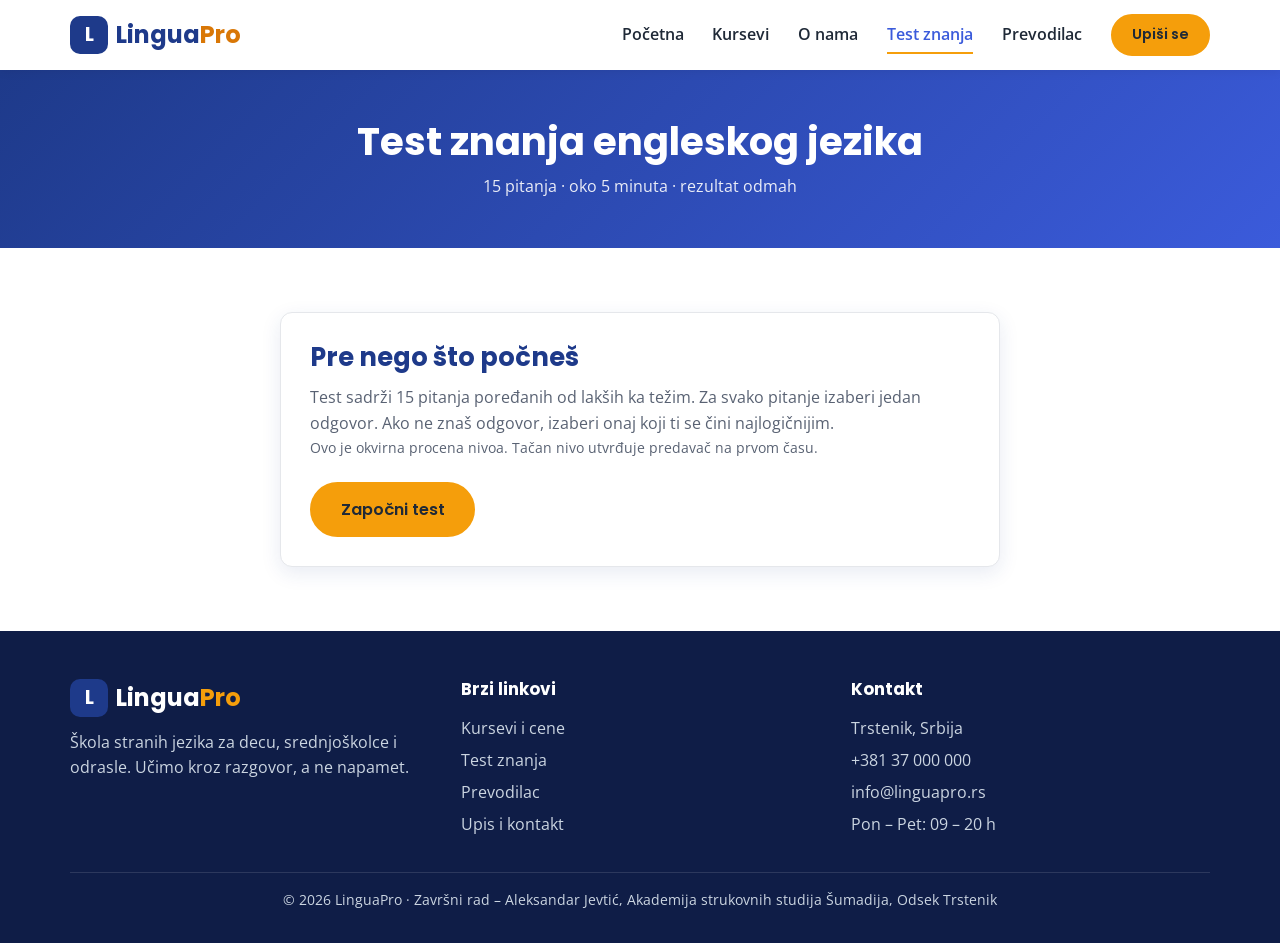
<file: test.html>
<!DOCTYPE html>
<html lang="sr-Latn">
<head>
  <meta charset="UTF-8">
  <meta name="viewport" content="width=device-width, initial-scale=1.0">
  <meta name="description" content="Besplatan online test nivoa znanja engleskog jezika – 15 pitanja i preporuka kursa.">
  <meta name="author" content="Aleksandar Jevtić">
  <title>Test znanja engleskog jezika | LinguaPro</title>
  <link rel="icon" href="img/favicon.svg" type="image/svg+xml">
  <link rel="preconnect" href="https://fonts.googleapis.com">
  <link rel="preconnect" href="https://fonts.gstatic.com" crossorigin>
  <link href="https://fonts.googleapis.com/css2?family=Open+Sans:wght@400;600&family=Poppins:wght@600;700&display=swap" rel="stylesheet">
  <link rel="stylesheet" href="css/style.css">
  <link rel="stylesheet" href="css/responsive.css">
</head>
<body>

  <!-- ZAGLAVLJE -->
  <header class="zaglavlje">
    <div class="kontejner zaglavlje__unutra">
      <a href="index.html" class="logo">
        <span class="logo__znak" aria-hidden="true">L</span><span class="logo__tekst">Lingua<span>Pro</span></span>
      </a>

      <button class="meni-dugme" type="button" aria-label="Otvori meni"
              aria-expanded="false" aria-controls="glavni-meni">
        <span></span><span></span><span></span>
      </button>

      <nav id="glavni-meni" class="navigacija" aria-label="Glavna navigacija">
        <ul>
        <li><a href="index.html">Početna</a></li>
        <li><a href="kursevi.html">Kursevi</a></li>
        <li><a href="o-nama.html">O nama</a></li>
        <li><a href="test.html" class="aktivno" aria-current="page">Test znanja</a></li>
        <li><a href="prevodilac.html">Prevodilac</a></li>
        <li><a href="kontakt.html" class="dugme dugme--malo">Upiši se</a></li>
        </ul>
      </nav>
    </div>
  </header>

  <main>

    <section class="podnaslov-stranice">
      <div class="kontejner">
        <h1>Test znanja engleskog jezika</h1>
        <p>15 pitanja &middot; oko 5 minuta &middot; rezultat odmah</p>
      </div>
    </section>

    <section class="sekcija">
      <div class="kontejner">
        <div class="kartica test">

          <!-- Početni ekran -->
          <div id="test-pocetak">
            <h2>Pre nego što počneš</h2>
            <p>Test sadrži 15 pitanja poređanih od lakših ka težim. Za svako pitanje izaberi jedan odgovor. Ako ne znaš odgovor, izaberi onaj koji ti se čini najlogičnijim.</p>
            <p class="napomena">Ovo je okvirna procena nivoa. Tačan nivo utvrđuje predavač na prvom času.</p>
            <p style="margin-top:1.5rem"><button type="button" id="dugme-pocni" class="dugme">Započni test</button></p>
          </div>

          <!-- Pitanja -->
          <div id="test-pitanja" class="skriveno">
            <div class="test__napredak" aria-hidden="true"><div class="test__traka" id="traka"></div></div>
            <p class="test__brojac" id="brojac">Pitanje 1 od 15</p>
            <p class="test__pitanje" id="tekst-pitanja"></p>
            <div class="test__odgovori" id="odgovori"></div>
            <div class="test__kontrole">
              <button type="button" id="dugme-dalje" class="dugme" disabled>Sledeće pitanje</button>
            </div>
          </div>

          <!-- Rezultat -->
          <div id="test-rezultat" class="rezultat skriveno" aria-live="polite">
            <h2>Tvoj rezultat</h2>
            <div class="rezultat__nivo" id="nivo">B1</div>
            <p id="opis-nivoa"></p>
            <p><strong id="broj-tacnih"></strong></p>
            <div class="rezultat__dugmad">
              <a href="kontakt.html" id="link-upis" class="dugme">Upiši preporučeni kurs</a>
              <button type="button" id="dugme-ponovo" class="dugme dugme--obrubljeno">Uradi test ponovo</button>
            </div>
          </div>

        </div>
      </div>
    </section>
  </main>

  <!-- PODNOŽJE -->
  <footer class="podnozje">
    <div class="kontejner">
      <div class="podnozje__mreza">
        <div>
          <a href="index.html" class="logo"><span class="logo__znak" aria-hidden="true">L</span><span class="logo__tekst">Lingua<span>Pro</span></span></a>
          <p>Škola stranih jezika za decu, srednjoškolce i odrasle. Učimo kroz razgovor, a ne napamet.</p>
        </div>
        <div>
          <h2 class="podnozje__naslov">Brzi linkovi</h2>
          <ul>
            <li><a href="kursevi.html">Kursevi i cene</a></li>
            <li><a href="test.html">Test znanja</a></li>
            <li><a href="prevodilac.html">Prevodilac</a></li>
            <li><a href="kontakt.html">Upis i kontakt</a></li>
          </ul>
        </div>
        <div>
          <h2 class="podnozje__naslov">Kontakt</h2>
          <address>
            <ul>
              <li>Trstenik, Srbija</li>
              <li><a href="tel:+38137000000">+381 37 000 000</a></li>
              <li><a href="mailto:info@linguapro.rs">info@linguapro.rs</a></li>
              <li>Pon – Pet: 09 – 20 h</li>
            </ul>
          </address>
        </div>
      </div>
      <div class="podnozje__dno">
        <p>&copy; 2026 LinguaPro &middot; Završni rad – Aleksandar Jevtić, Akademija strukovnih studija Šumadija, Odsek Trstenik</p>
      </div>
    </div>
  </footer>

  <script src="js/meni.js"></script>
  <script src="js/test.js"></script>
</body>
</html>
</file>
<file: css/style.css>
/* =========================================================
   LinguaPro – škola stranih jezika
   style.css – zajednički stilovi za sve stranice
   Autor: Aleksandar Jevtić
   ========================================================= */

/* ---------- 1. CSS promenljive ---------- */
:root {
  --boja-primarna: #1e3a8a;
  --boja-primarna-svetla: #3b5bdb;
  --boja-akcenat: #f59e0b;
  --boja-akcenat-tamna: #d97706;
  --boja-tekst: #1f2937;
  --boja-tekst-svetla: #596273;
  --boja-pozadina: #ffffff;
  --boja-pozadina-siva: #f3f6fb;
  --boja-ivica: #e5e7eb;
  --boja-uspeh: #15803d;
  --boja-greska: #b91c1c;

  --font-naslovi: "Poppins", Arial, sans-serif;
  --font-tekst: "Open Sans", Arial, sans-serif;

  --radijus: 12px;
  --senka: 0 6px 20px rgba(30, 58, 138, 0.10);
  --prelaz: 0.3s ease;
  --sirina-kontejnera: 1140px;
}

/* ---------- 2. Osnovna podešavanja ---------- */
*,
*::before,
*::after {
  box-sizing: border-box;
  margin: 0;
  padding: 0;
}

html {
  scroll-behavior: smooth;
}

body {
  font-family: var(--font-tekst);
  font-size: 1rem;
  line-height: 1.6;
  color: var(--boja-tekst);
  background-color: var(--boja-pozadina);
}

img {
  max-width: 100%;
  display: block;
}

a {
  color: var(--boja-primarna-svetla);
  text-decoration: none;
}

h1, h2, h3, h4 {
  font-family: var(--font-naslovi);
  line-height: 1.25;
  color: var(--boja-primarna);
}

h1 { font-size: 2rem; }
h2 { font-size: 1.6rem; margin-bottom: 0.75rem; }
h3 { font-size: 1.2rem; margin-bottom: 0.5rem; }

p { margin-bottom: 1rem; }

ul { list-style: none; }

.kontejner {
  width: 90%;
  max-width: var(--sirina-kontejnera);
  margin: 0 auto;
}

.sekcija {
  padding: 4rem 0;
}

.sekcija--siva {
  background-color: var(--boja-pozadina-siva);
}

.sekcija__naslov {
  text-align: center;
  margin-bottom: 2.5rem;
}

.sekcija__naslov p {
  color: var(--boja-tekst-svetla);
  max-width: 600px;
  margin: 0 auto;
}

/* ---------- 3. Dugmad ---------- */
.dugme {
  display: inline-block;
  padding: 0.8rem 1.8rem;
  border: 2px solid var(--boja-akcenat);
  border-radius: 50px;
  background-color: var(--boja-akcenat);
  color: #1f2937;
  font-family: var(--font-naslovi);
  font-weight: 600;
  font-size: 1rem;
  cursor: pointer;
  transition: background-color var(--prelaz), transform var(--prelaz), box-shadow var(--prelaz);
}

.dugme:hover,
.dugme:focus-visible {
  background-color: var(--boja-akcenat-tamna);
  border-color: var(--boja-akcenat-tamna);
  transform: translateY(-3px);
  box-shadow: 0 8px 18px rgba(217, 119, 6, 0.35);
}

.dugme--obrubljeno {
  background-color: transparent;
  color: #ffffff;
  border-color: #ffffff;
}

.dugme--obrubljeno:hover,
.dugme--obrubljeno:focus-visible {
  background-color: #ffffff;
  border-color: #ffffff;
  color: var(--boja-primarna);
}

.dugme--malo {
  padding: 0.45rem 1.2rem;
  font-size: 0.9rem;
}

.dugme:disabled {
  opacity: 0.5;
  cursor: not-allowed;
  transform: none;
  box-shadow: none;
}

/* ---------- 4. Zaglavlje i navigacija ---------- */
.zaglavlje {
  position: sticky;
  top: 0;
  z-index: 100;
  background-color: var(--boja-pozadina);
  box-shadow: 0 2px 10px rgba(0, 0, 0, 0.06);
}

.zaglavlje__unutra {
  display: flex;
  justify-content: space-between;
  align-items: center;
  height: 70px;
}

.logo {
  display: flex;
  align-items: center;
  gap: 0.5rem;
  font-family: var(--font-naslovi);
  font-size: 1.5rem;
  font-weight: 700;
  color: var(--boja-primarna);
}

.logo__tekst {
  color: inherit !important;
}

.logo__tekst span {
  color: var(--boja-akcenat-tamna);
}

.podnozje .logo__tekst span {
  color: var(--boja-akcenat);
}

.logo__znak {
  display: grid;
  place-items: center;
  width: 38px;
  height: 38px;
  border-radius: 10px;
  background-color: var(--boja-primarna);
  color: #ffffff !important;
  font-size: 1.2rem;
}

/* Hamburger dugme – vidljivo samo na manjim ekranima */
.meni-dugme {
  display: flex;
  flex-direction: column;
  justify-content: center;
  gap: 5px;
  width: 44px;
  height: 44px;
  padding: 10px;
  border: none;
  background: none;
  cursor: pointer;
}

.meni-dugme span {
  display: block;
  height: 3px;
  border-radius: 2px;
  background-color: var(--boja-primarna);
  transition: transform var(--prelaz), opacity var(--prelaz);
}

.meni-dugme.otvoren span:nth-child(1) { transform: translateY(8px) rotate(45deg); }
.meni-dugme.otvoren span:nth-child(2) { opacity: 0; }
.meni-dugme.otvoren span:nth-child(3) { transform: translateY(-8px) rotate(-45deg); }

.navigacija {
  position: absolute;
  top: 70px;
  left: 0;
  right: 0;
  background-color: var(--boja-pozadina);
  box-shadow: 0 8px 16px rgba(0, 0, 0, 0.08);
  max-height: 0;
  overflow: hidden;
  transition: max-height 0.4s ease;
}

.navigacija.otvoren {
  max-height: 420px;
}

.navigacija ul {
  display: flex;
  flex-direction: column;
  padding: 1rem 5%;
}

.navigacija a {
  display: block;
  padding: 0.7rem 0;
  color: var(--boja-tekst);
  font-weight: 600;
  transition: color var(--prelaz);
}

.navigacija a:hover,
.navigacija a.aktivno {
  color: var(--boja-primarna-svetla);
}

.navigacija .dugme {
  text-align: center;
  margin-top: 0.5rem;
  color: #1f2937;
}

/* ---------- 5. Hero sekcija ---------- */
.hero {
  background: linear-gradient(135deg, var(--boja-primarna) 0%, var(--boja-primarna-svetla) 100%);
  color: #ffffff;
  padding: 4rem 0;
  overflow: hidden;
}

.hero__unutra {
  display: flex;
  flex-direction: column;
  gap: 2.5rem;
  align-items: center;
}

.hero__tekst {
  animation: pojavljivanje 0.9s ease-out both;
}

.hero h1 {
  color: #ffffff;
  font-size: 2.2rem;
  margin-bottom: 1rem;
}

.hero h1 span {
  color: var(--boja-akcenat);
}

.hero p {
  font-size: 1.1rem;
  opacity: 0.92;
  margin-bottom: 1.8rem;
}

.hero__dugmad {
  display: flex;
  flex-wrap: wrap;
  gap: 1rem;
}

.hero__ilustracija {
  width: 100%;
  max-width: 420px;
  animation: lebdenje 4s ease-in-out infinite;
}

.podnaslov-stranice {
  background: linear-gradient(135deg, var(--boja-primarna) 0%, var(--boja-primarna-svetla) 100%);
  color: #ffffff;
  padding: 3rem 0;
  text-align: center;
}

.podnaslov-stranice h1 {
  color: #ffffff;
  margin-bottom: 0.5rem;
}

.podnaslov-stranice p {
  opacity: 0.9;
  margin: 0;
}

/* ---------- 6. Animacije ---------- */
@keyframes pojavljivanje {
  from {
    opacity: 0;
    transform: translateY(30px);
  }
  to {
    opacity: 1;
    transform: translateY(0);
  }
}

@keyframes lebdenje {
  0%, 100% { transform: translateY(0); }
  50% { transform: translateY(-12px); }
}

/* ---------- 7. Kartice (prednosti, kursevi, predavači) ---------- */
.mreza {
  display: grid;
  grid-template-columns: 1fr;
  gap: 1.5rem;
}

.kartica {
  background-color: var(--boja-pozadina);
  border: 1px solid var(--boja-ivica);
  border-radius: var(--radijus);
  padding: 1.8rem;
  box-shadow: var(--senka);
  transition: transform var(--prelaz), box-shadow var(--prelaz);
}

.kartica:hover {
  transform: translateY(-6px);
  box-shadow: 0 14px 28px rgba(30, 58, 138, 0.16);
}

.kartica__ikonica {
  display: grid;
  place-items: center;
  width: 56px;
  height: 56px;
  border-radius: 14px;
  background-color: #e8eeff;
  color: var(--boja-primarna);
  font-size: 1.6rem;
  margin-bottom: 1rem;
}

.kartica p {
  color: var(--boja-tekst-svetla);
  margin-bottom: 0;
}

/* Kartica kursa */
.kurs {
  display: flex;
  flex-direction: column;
  padding: 0;
  overflow: hidden;
}

.kurs__zaglavlje {
  display: flex;
  align-items: center;
  gap: 1rem;
  padding: 1.4rem 1.6rem;
  background-color: var(--boja-pozadina-siva);
}

.kurs__oznaka {
  display: grid;
  place-items: center;
  width: 52px;
  height: 52px;
  border-radius: 50%;
  color: #ffffff;
  font-family: var(--font-naslovi);
  font-weight: 700;
}

.oznaka--en { background-color: #1e3a8a; }
.oznaka--de { background-color: #374151; }
.oznaka--it { background-color: #15803d; }
.oznaka--es { background-color: #b91c1c; }

.kurs__zaglavlje h3 {
  margin: 0;
}

.kurs__telo {
  flex: 1;
  padding: 1.4rem 1.6rem;
}

.kurs__telo ul li {
  padding: 0.3rem 0 0.3rem 1.5rem;
  position: relative;
  color: var(--boja-tekst-svetla);
}

.kurs__telo ul li::before {
  content: "✓";
  position: absolute;
  left: 0;
  color: var(--boja-uspeh);
  font-weight: 700;
}

.kurs__podnozje {
  display: flex;
  justify-content: space-between;
  align-items: center;
  padding: 1rem 1.6rem 1.4rem;
}

.kurs__cena {
  font-family: var(--font-naslovi);
  font-weight: 700;
  font-size: 1.2rem;
  color: var(--boja-primarna);
}

.kurs__cena small {
  font-weight: 400;
  font-size: 0.8rem;
  color: var(--boja-tekst-svetla);
}

.nivoi {
  display: flex;
  flex-wrap: wrap;
  gap: 0.4rem;
  margin-bottom: 1rem;
}

.nivo {
  padding: 0.15rem 0.6rem;
  border-radius: 20px;
  background-color: #e8eeff;
  color: var(--boja-primarna);
  font-size: 0.8rem;
  font-weight: 600;
}

/* Kartica predavača */
.predavac {
  text-align: center;
}

.predavac__avatar {
  display: grid;
  place-items: center;
  width: 96px;
  height: 96px;
  margin: 0 auto 1rem;
  border-radius: 50%;
  background: linear-gradient(135deg, var(--boja-primarna-svetla), var(--boja-primarna));
  color: #ffffff;
  font-family: var(--font-naslovi);
  font-size: 1.8rem;
  font-weight: 700;
}

.predavac__jezik {
  display: inline-block;
  margin-bottom: 0.8rem;
  color: #b45309;
  font-weight: 600;
}

/* ---------- 8. Utisci polaznika ---------- */
.utisak {
  position: relative;
  padding-right: 3.5rem;
}

.utisak::before {
  content: "“";
  position: absolute;
  top: -0.5rem;
  right: 1.2rem;
  font-family: Georgia, serif;
  font-size: 5rem;
  color: #e8eeff;
}

.utisak__autor {
  margin-top: 1rem;
  font-weight: 700;
  color: var(--boja-primarna);
}

/* ---------- 9. Poziv na akciju ---------- */
.poziv {
  background-color: var(--boja-akcenat);
  border-radius: var(--radijus);
  padding: 2.5rem 2rem;
  text-align: center;
}

.poziv h2 {
  color: #1f2937;
}

.poziv .dugme {
  background-color: var(--boja-primarna);
  border-color: var(--boja-primarna);
  color: #ffffff;
}

/* ---------- 10. Tabela cena ---------- */
.omotac-tabele {
  overflow-x: auto;
}

.tabela {
  width: 100%;
  min-width: 560px;
  border-collapse: collapse;
  background-color: var(--boja-pozadina);
  box-shadow: var(--senka);
  border-radius: var(--radijus);
  overflow: hidden;
}

.tabela caption {
  caption-side: top;
  padding-bottom: 0.8rem;
  font-weight: 600;
  text-align: left;
  color: var(--boja-tekst-svetla);
}

.tabela th,
.tabela td {
  padding: 0.9rem 1rem;
  text-align: left;
  border-bottom: 1px solid var(--boja-ivica);
}

.tabela thead th {
  background-color: var(--boja-primarna);
  color: #ffffff;
  font-family: var(--font-naslovi);
}

.tabela tbody tr:nth-child(even) {
  background-color: var(--boja-pozadina-siva);
}

.tabela tbody tr:hover {
  background-color: #fff7e6;
}

/* ---------- 11. O nama ---------- */
.dve-kolone {
  display: grid;
  grid-template-columns: 1fr;
  gap: 2rem;
  align-items: center;
}

.statistika {
  display: grid;
  grid-template-columns: repeat(2, 1fr);
  gap: 1rem;
}

.statistika__stavka {
  background-color: var(--boja-pozadina-siva);
  border-radius: var(--radijus);
  padding: 1.5rem;
  text-align: center;
}

.statistika__broj {
  display: block;
  font-family: var(--font-naslovi);
  font-size: 2rem;
  font-weight: 700;
  color: var(--boja-primarna);
}

/* ---------- 12. Test znanja ---------- */
.test {
  max-width: 720px;
  margin: 0 auto;
}

.test__napredak {
  height: 10px;
  border-radius: 10px;
  background-color: var(--boja-ivica);
  overflow: hidden;
  margin-bottom: 0.5rem;
}

.test__traka {
  height: 100%;
  width: 0;
  background-color: var(--boja-akcenat);
  transition: width 0.4s ease;
}

.test__brojac {
  font-size: 0.9rem;
  color: var(--boja-tekst-svetla);
  margin-bottom: 1.5rem;
}

.test__pitanje {
  font-family: var(--font-naslovi);
  font-size: 1.25rem;
  color: var(--boja-primarna);
  margin-bottom: 1.2rem;
}

.test__odgovori {
  display: grid;
  gap: 0.8rem;
  margin-bottom: 1.5rem;
}

.odgovor {
  display: block;
  width: 100%;
  padding: 0.9rem 1.2rem;
  border: 2px solid var(--boja-ivica);
  border-radius: 10px;
  background-color: var(--boja-pozadina);
  font: inherit;
  text-align: left;
  cursor: pointer;
  transition: border-color var(--prelaz), background-color var(--prelaz);
}

.odgovor:hover {
  border-color: var(--boja-primarna-svetla);
}

.odgovor.izabran {
  border-color: var(--boja-primarna);
  background-color: #e8eeff;
  font-weight: 600;
}

.test__kontrole {
  display: flex;
  justify-content: flex-end;
}

.rezultat {
  text-align: center;
  animation: pojavljivanje 0.6s ease-out both;
}

.rezultat__nivo {
  display: grid;
  place-items: center;
  width: 130px;
  height: 130px;
  margin: 1rem auto 1.5rem;
  border-radius: 50%;
  background-color: var(--boja-primarna);
  color: #ffffff;
  font-family: var(--font-naslovi);
  font-size: 2.6rem;
  font-weight: 700;
  box-shadow: 0 0 0 10px #e8eeff;
}

.rezultat__dugmad {
  display: flex;
  flex-wrap: wrap;
  justify-content: center;
  gap: 1rem;
  margin-top: 1.5rem;
}

.rezultat .dugme--obrubljeno {
  color: var(--boja-primarna);
  border-color: var(--boja-primarna);
}

.skriveno {
  display: none !important;
}

/* ---------- 13. Prevodilac ---------- */
.prevodilac {
  max-width: 960px;
  margin: 0 auto;
}

.prevodilac__jezici {
  display: flex;
  flex-wrap: wrap;
  align-items: center;
  gap: 0.8rem;
  margin-bottom: 1rem;
}

.prevodilac__polja {
  display: grid;
  grid-template-columns: 1fr;
  gap: 1rem;
  margin-bottom: 1rem;
}

.zamena {
  width: 44px;
  height: 44px;
  border: 2px solid var(--boja-ivica);
  border-radius: 50%;
  background-color: var(--boja-pozadina);
  font-size: 1.2rem;
  cursor: pointer;
  transition: transform var(--prelaz), border-color var(--prelaz);
}

.zamena:hover {
  transform: rotate(180deg);
  border-color: var(--boja-primarna-svetla);
}

.prevod-izlaz {
  min-height: 180px;
  padding: 0.9rem 1rem;
  border: 2px dashed var(--boja-ivica);
  border-radius: 10px;
  background-color: var(--boja-pozadina-siva);
  white-space: pre-wrap;
}

.prevodilac__info {
  display: flex;
  flex-wrap: wrap;
  justify-content: flex-end;
  align-items: center;
  gap: 1rem;
}

.napomena {
  font-size: 0.85rem;
  color: var(--boja-tekst-svetla);
  margin: 0;
}

/* ---------- 14. Forme ---------- */
.forma {
  display: grid;
  gap: 1.2rem;
}

.forma__red {
  display: grid;
  grid-template-columns: 1fr;
  gap: 1.2rem;
}

.polje label {
  display: block;
  margin-bottom: 0.35rem;
  font-weight: 600;
}

.polje input,
.polje select,
.polje textarea,
.prevodilac select,
.prevodilac textarea {
  width: 100%;
  padding: 0.75rem 0.9rem;
  border: 2px solid var(--boja-ivica);
  border-radius: 10px;
  font: inherit;
  background-color: var(--boja-pozadina);
  transition: border-color var(--prelaz), box-shadow var(--prelaz);
}

.prevodilac select {
  width: auto;
  min-width: 170px;
}

.prevodilac textarea {
  min-height: 180px;
  resize: vertical;
}

.polje input:focus,
.polje select:focus,
.polje textarea:focus,
.prevodilac select:focus,
.prevodilac textarea:focus {
  outline: none;
  border-color: var(--boja-primarna-svetla);
  box-shadow: 0 0 0 4px rgba(59, 91, 219, 0.15);
}

/* Prikaz neispravnog unosa tek kada je korisnik nešto upisao */
.polje input:not(:placeholder-shown):invalid {
  border-color: var(--boja-greska);
}

.polje small {
  display: block;
  margin-top: 0.3rem;
  color: var(--boja-tekst-svetla);
}

.polje--saglasnost {
  display: flex;
  align-items: flex-start;
  gap: 0.6rem;
}

.polje--saglasnost input {
  width: auto;
  margin-top: 0.35rem;
}

.polje--saglasnost label {
  font-weight: 400;
}

.poruka {
  padding: 1rem 1.2rem;
  border-radius: 10px;
  font-weight: 600;
}

.poruka--uspeh {
  background-color: #dcfce7;
  color: var(--boja-uspeh);
}

.poruka--greska {
  background-color: #fee2e2;
  color: var(--boja-greska);
}

.kontakt-info li {
  display: flex;
  gap: 0.8rem;
  padding: 0.6rem 0;
}

.kontakt-info strong {
  display: block;
  color: var(--boja-primarna);
}

.mapa {
  width: 100%;
  height: 300px;
  border: 0;
  border-radius: var(--radijus);
  margin-top: 1rem;
}

/* ---------- 15. Podnožje ---------- */
.podnozje {
  background-color: #0f1d47;
  color: #cbd5e1;
  padding: 3rem 0 1rem;
}

.podnozje__mreza {
  display: grid;
  grid-template-columns: 1fr;
  gap: 2rem;
  margin-bottom: 2rem;
}

.podnozje__naslov {
  color: #ffffff;
  font-size: 1.05rem;
  margin-bottom: 0.8rem;
}

.podnozje a {
  color: #cbd5e1;
  transition: color var(--prelaz);
}

.podnozje a:hover {
  color: var(--boja-akcenat);
}

.podnozje li {
  padding: 0.2rem 0;
}

.podnozje .logo {
  color: #ffffff;
  margin-bottom: 0.8rem;
}

.podnozje__dno {
  border-top: 1px solid rgba(255, 255, 255, 0.12);
  padding-top: 1rem;
  font-size: 0.85rem;
  text-align: center;
}

/* Tekst vidljiv samo čitačima ekrana (pristupačnost) */
.samo-citac {
  position: absolute;
  width: 1px;
  height: 1px;
  overflow: hidden;
  clip: rect(0, 0, 0, 0);
  white-space: nowrap;
}

address {
  font-style: normal;
}

.navigacija a.dugme.aktivno {
  color: #1f2937;
}

.kontakt-info li > span {
  flex: 0 0 1.5rem;
  text-align: center;
}
</file>
<file: css/responsive.css>
/* =========================================================
   responsive.css – prilagođavanje različitim ekranima
   Pristup: mobile-first (osnovni stilovi su za telefon,
   a media upiti dodaju pravila za veće ekrane)
   ========================================================= */

/* Tablet: od 768px */
@media (min-width: 768px) {
  h1 { font-size: 2.4rem; }

  .hero h1 { font-size: 2.8rem; }

  .mreza--2,
  .mreza--3,
  .mreza--4 {
    grid-template-columns: repeat(2, 1fr);
  }

  .forma__red {
    grid-template-columns: repeat(2, 1fr);
  }

  .statistika {
    grid-template-columns: repeat(4, 1fr);
  }

  .podnozje__mreza {
    grid-template-columns: repeat(3, 1fr);
  }

  .prevodilac__polja {
    grid-template-columns: 1fr 1fr;
  }
}

/* Računar: od 992px */
@media (min-width: 992px) {
  /* Meni se prikazuje u jednom redu, hamburger se sakriva */
  .meni-dugme {
    display: none;
  }

  .navigacija {
    position: static;
    max-height: none;
    overflow: visible;
    box-shadow: none;
  }

  .navigacija ul {
    flex-direction: row;
    align-items: center;
    gap: 1.8rem;
    padding: 0;
  }

  .navigacija a {
    position: relative;
    padding: 0.4rem 0;
  }

  /* Animirana linija ispod linka */
  .navigacija a:not(.dugme)::after {
    content: "";
    position: absolute;
    left: 0;
    bottom: 0;
    width: 0;
    height: 2px;
    background-color: var(--boja-akcenat);
    transition: width var(--prelaz);
  }

  .navigacija a:not(.dugme):hover::after,
  .navigacija a.aktivno::after {
    width: 100%;
  }

  .navigacija .dugme {
    margin-top: 0;
    padding: 0.45rem 1.2rem;
  }

  .hero {
    padding: 6rem 0;
  }

  .hero__unutra {
    flex-direction: row;
    justify-content: space-between;
  }

  .hero__tekst {
    flex: 1 1 55%;
  }

  .hero__ilustracija {
    flex: 1 1 40%;
  }

  .mreza--3 {
    grid-template-columns: repeat(3, 1fr);
  }

  .mreza--4 {
    grid-template-columns: repeat(4, 1fr);
  }

  .dve-kolone {
    grid-template-columns: 1fr 1fr;
    gap: 3rem;
  }

  .dve-kolone--kontakt {
    grid-template-columns: 3fr 2fr;
    align-items: start;
  }
}

/* Mali telefoni: do 480px */
@media (max-width: 480px) {
  .sekcija {
    padding: 3rem 0;
  }

  .hero h1 {
    font-size: 1.9rem;
  }

  .hero__dugmad .dugme {
    width: 100%;
    text-align: center;
  }

  .kartica {
    padding: 1.4rem;
  }
}
</file>
